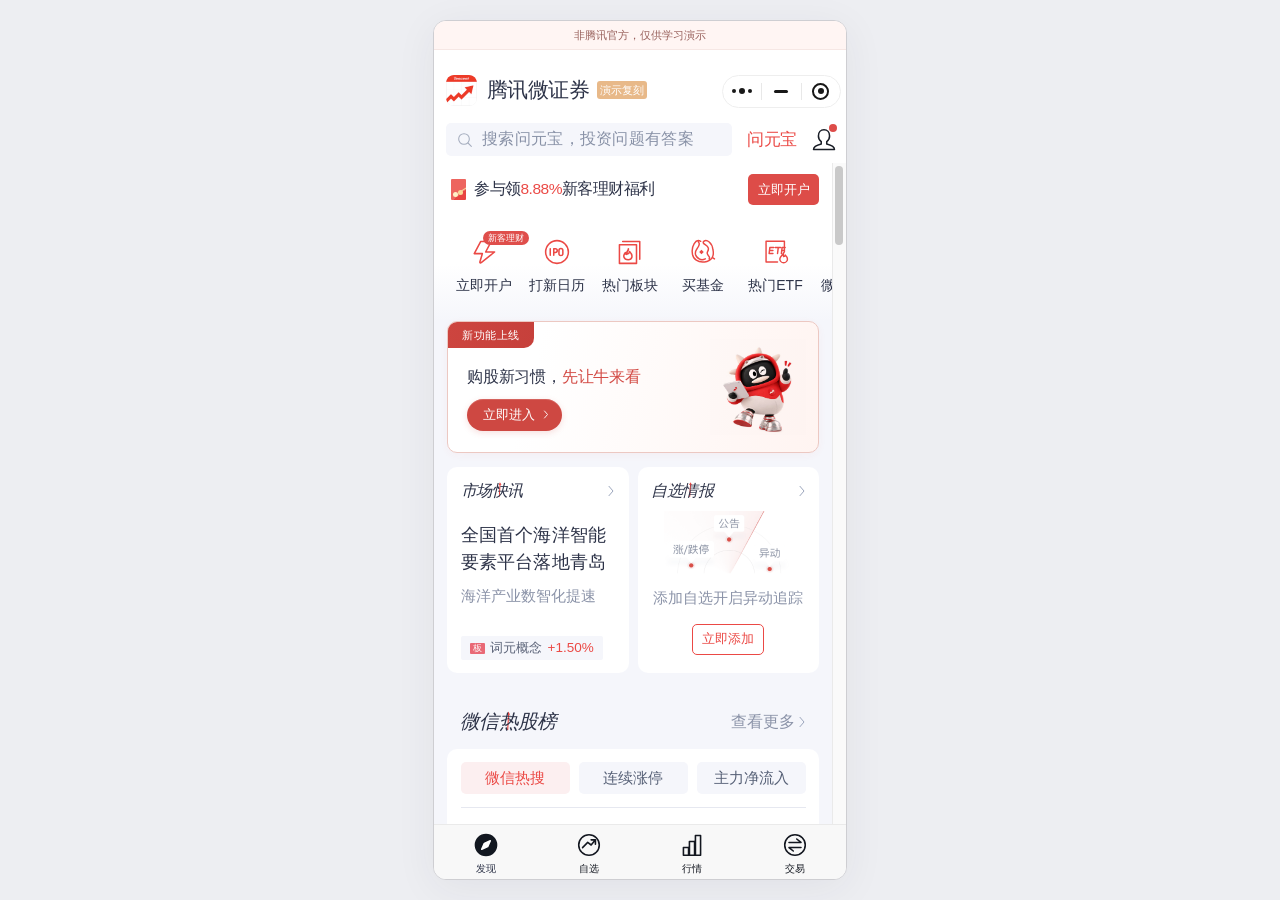
<file: index.html>
<!doctype html>
<html lang="zh-CN">
<head>
  <meta charset="UTF-8">
  <meta name="viewport" content="width=device-width, initial-scale=1, viewport-fit=cover">
  <meta name="theme-color" content="#ffffff">
  <meta name="description" content="根据参考截图制作的腾讯微证券首页前端演示。">
  <title>腾讯微证券 · 首页复刻</title>
  <link rel="icon" type="image/svg+xml" href="data:image/svg+xml,%3Csvg xmlns='http://www.w3.org/2000/svg' viewBox='0 0 32 32'%3E%3Crect width='32' height='32' rx='8' fill='%23ef4844'/%3E%3Cpath d='m5 24 7-8 5 4 9-13m-7 1 8-2-1 8' fill='none' stroke='white' stroke-width='3' stroke-linejoin='round'/%3E%3C/svg%3E">
  <link rel="stylesheet" href="styles.css?v=19">
  <script src="app.js" defer></script>
</head>
<body>
  <svg class="svg-library" xmlns="http://www.w3.org/2000/svg" aria-hidden="true">
    <defs>
      <symbol id="i-search" viewBox="0 0 24 24"><circle cx="10.5" cy="10.5" r="8"/><path d="m16.5 16.5 5 5"/></symbol>
      <symbol id="i-user" viewBox="0 0 28 28"><path d="M14 2c-4 0-6.5 3-6.5 7.2 0 3 1.2 5.1 3.3 6.6v3c-5.7 1.4-9 3.2-9 6.2h24.4c0-3-3.3-4.8-9-6.2v-3c2.1-1.5 3.3-3.6 3.3-6.6C20.5 5 18 2 14 2Z"/></symbol>
      <symbol id="i-chevron" viewBox="0 0 12 20"><path d="m3 3 6 7-6 7"/></symbol>
      <symbol id="i-flash" viewBox="0 0 32 32"><path d="M12 3 4 18h10l-3 10c-.4 1.4.6 2 1.6 1L29 16H18l7-13Z"/></symbol>
      <symbol id="i-ipo" viewBox="0 0 32 32"><circle cx="16" cy="16" r="14"/><path d="M7.7 12v8M12 20v-8h2a2.3 2.3 0 0 1 0 4.6h-2M23.2 14a2.4 2.4 0 0 0-4.8 0v4a2.4 2.4 0 0 0 4.8 0Z"/></symbol>
      <symbol id="i-fire" viewBox="0 0 24 28"><path d="M13.2 1.5c1.2 5.8-3.4 5.6-1.2 10.2 2.2 0 3.9-2.3 4.2-4.1 4.4 6 6.7 14.9-.9 18.2 2.5-4.6-1.8-5.7-3.2-8.3-1.1 2.5-4.8 4.7-2 8.3C.4 23.6 1.4 15.4 5.4 10.3c-.2 3.2 1 3.7 2.4 4.3C5.9 8.7 10.6 7.4 13.2 1.5Z"/></symbol>
      <symbol id="i-sectors" viewBox="0 0 32 32"><path d="M7 3h21v22M3 7h21v23H3Z"/><path d="M14 12c.8 3.4-3.4 3.9-1.2 6.4 1.3-.1 2.4-1.3 2.7-2.9 5 5.3 3 10-1.7 10-5.8 0-6.8-5.2-3.5-8.7.1 2 1.1 2.2 1.4 2.1-1-3.3 2.3-3.9 2.3-6.9Z"/></symbol>
      <symbol id="i-fund" viewBox="0 0 34 34"><path d="M14 3C7-1 2 10 3 18c.5 9 8 13 16 12 9-1 13-7 11-16C29 5 22 0 18 3c-3 4 5 4 6 9 .8 4-3 5-1 8 1 3 4 3 2 6M11 4c3 3 .5 6-2 9-3 4-3 10 3 13 3 2 6 1 8 0M29 24l3 2"/><path d="m15 14 3 3-3 3-3-3Z" fill="currentColor" stroke="none"/></symbol>
      <symbol id="i-etf" viewBox="0 0 32 34"><path d="M27 17V3H3v27h15M8 11h5m-5 0-1 8h5m-4-4h4m3-4h7m-3 0-1 8m6-8h4m-4 0-1 8m1-4h3"/><path d="M26 18c-1 3-5 5-5 8a5 5 0 0 0 10 0c0-2-2-4-3-5 0 2-2 2-2 2s-1-2 0-5Z"/></symbol>
      <symbol id="i-compass" viewBox="0 0 28 28"><circle cx="14" cy="14" r="12.3" fill="var(--compass-fill,none)"/><path d="m19 9-3.1 6.9L9 19l3.1-6.9Z" fill="var(--compass-needle,none)" stroke="var(--compass-needle,currentColor)"/></symbol>
      <symbol id="i-chart" viewBox="0 0 28 28"><circle cx="14" cy="14" r="12"/><path d="m6.5 17 6-6 4 3 5-6m-5 0h5v5"/></symbol>
      <symbol id="i-bars" viewBox="0 0 28 28"><path d="M4 17h6v9H4Zm7-7h6v16h-6Zm7-7h6v23h-6Z"/></symbol>
      <symbol id="i-trade" viewBox="0 0 28 28"><circle cx="14" cy="14" r="12"/><path d="M7 11h14l-5-4M21 17H7l5 4"/></symbol>
      <symbol id="i-heart" viewBox="0 0 30 30"><path d="M27.1 14.5C31 6.1 21.3.9 15 7.2 8.7.9-1 6.1 2.9 14.5c1.6 3.5 7 8.4 12.1 12.4l2-1.7M23 17v9m-4.5-4.5h9"/></symbol>
      <symbol id="i-check" viewBox="0 0 24 24"><path d="m5 12 5 5 10-11"/></symbol>
      <symbol id="i-close" viewBox="0 0 24 24"><path d="m6 6 12 12M18 6 6 18"/></symbol>
    </defs>
  </svg>

  <div class="app-shell">
    <p class="demo-notice">非腾讯官方，仅供学习演示</p>
    <header class="app-header">
      <div class="brand-row">
        <div class="brand" aria-label="腾讯微证券界面复刻演示">
          <span class="brand-logo" role="img" aria-label="腾讯微证券标志"></span>
          <h1>腾讯微证券</h1>
          <span class="official-badge">演示复刻</span>
        </div>
        <div class="mini-program-tools" aria-label="小程序工具">
          <button type="button" data-action="menu" aria-label="更多选项" class="more-dots"><i></i><i></i><i></i></button>
          <span class="capsule-divider"></span>
          <button type="button" data-action="minimize" aria-label="收起页面"><span class="minus"></span></button>
          <span class="capsule-divider"></span>
          <button type="button" data-action="about" aria-label="关于此页面"><span class="mini-close"></span></button>
        </div>
      </div>
      <div class="search-row">
        <button class="search-entry" type="button" data-action="search"><svg class="icon"><use href="#i-search"/></svg><span>搜索问元宝，投资问题有答案</span></button>
        <button class="yuanbao-entry" type="button" data-action="yuanbao">问元宝</button>
        <button class="profile-entry" type="button" data-action="profile" aria-label="个人中心，有新消息"><svg class="icon"><use href="#i-user"/></svg><span class="unread-dot"></span></button>
      </div>
    </header>

    <div class="content-region">
      <main id="main-scroll" class="main-scroll">
        <section id="discover-view" class="view">
          <div class="promotion">
            <span class="benefit-icon" aria-hidden="true"><span></span></span>
            <p>参与领<span class="red">8.88%</span>新客理财福利</p>
            <button type="button" class="primary-button open-account" data-action="account">立即开户</button>
          </div>

          <nav class="shortcuts" aria-label="常用服务">
            <button type="button" class="shortcut" data-action="account"><span class="shortcut-icon"><svg class="icon"><use href="#i-flash"/></svg><span class="shortcut-badge">新客理财</span></span><span>立即开户</span></button>
            <button type="button" class="shortcut" data-action="ipo"><span class="shortcut-icon"><svg class="icon"><use href="#i-ipo"/></svg></span><span>打新日历</span></button>
            <button type="button" class="shortcut" data-action="sectors"><span class="shortcut-icon"><svg class="icon"><use href="#i-sectors"/></svg></span><span>热门板块</span></button>
            <button type="button" class="shortcut" data-action="fund"><span class="shortcut-icon"><svg class="icon"><use href="#i-fund"/></svg></span><span>买基金</span></button>
            <button type="button" class="shortcut" data-action="etf"><span class="shortcut-icon"><svg class="icon"><use href="#i-etf"/></svg></span><span>热门ETF</span></button>
            <button type="button" class="shortcut" data-action="services"><span class="shortcut-icon"><svg class="icon"><use href="#i-chart"/></svg></span><span>微信理财</span></button>
          </nav>

          <div class="discovery-content">
            <a class="niulai-card" href="niulai.html?v=27" aria-label="新功能上线：购股新习惯，先让牛来看。立即进入牛来">
              <span class="niulai-new-tag">新功能上线</span>
              <div class="niulai-card-copy">
                <h2>购股新习惯，<span>先让牛来看</span></h2>
                <span class="niulai-card-cta"><span>立即进入</span><svg class="icon" aria-hidden="true"><use href="#i-chevron"/></svg></span>
              </div>
              <img class="niulai-card-mascot" src="assets/niulai.jpg" alt="牛来" width="1254" height="1254" decoding="async">
            </a>

            <section class="feature-cards" aria-label="市场资讯与自选情报">
              <article class="feature-card news-card">
                <button class="card-heading" type="button" data-action="news"><h2 class="slanted-title">市场<span class="title-accent">快</span>讯</h2><svg class="icon chevron"><use href="#i-chevron"/></svg></button>
                <button class="news-body" type="button" data-action="news"><h3>全国首个海洋智能<br>要素平台落地青岛</h3><p>海洋产业数智化提速</p></button>
                <button class="sector-chip" type="button" data-action="sector-detail"><span class="sector-badge">板</span><strong>词元概念</strong><span class="red">+1.50%</span></button>
              </article>
              <article class="feature-card intelligence-card">
                <button class="card-heading" type="button" data-action="intelligence"><h2 class="slanted-title">自选<span class="title-accent">情</span>报</h2><svg class="icon chevron"><use href="#i-chevron"/></svg></button>
                <div class="radar-image" role="img" aria-label="自选情报：追踪公告、涨跌停与异动"></div>
                <p id="intelligence-caption">添加自选开启异动追踪</p>
                <button class="outline-button" type="button" data-action="add-stock">立即添加</button>
              </article>
            </section>

            <section class="hot-stocks" aria-labelledby="hot-stocks-heading">
              <div class="section-heading"><h2 id="hot-stocks-heading" class="slanted-title">微信<span class="title-accent">热</span>股榜</h2><button class="more-link" type="button" data-action="more-stocks">查看更多<svg class="icon chevron"><use href="#i-chevron"/></svg></button></div>
              <div class="ranking-card">
                <div class="ranking-tabs" role="tablist" aria-label="热股榜分类">
                  <button id="tab-hot" class="ranking-tab active" type="button" role="tab" aria-controls="stock-list" aria-selected="true" data-ranking="hot">微信热搜</button>
                  <button id="tab-streak" class="ranking-tab" type="button" role="tab" aria-controls="stock-list" aria-selected="false" tabindex="-1" data-ranking="streak">连续涨停</button>
                  <button id="tab-inflow" class="ranking-tab" type="button" role="tab" aria-controls="stock-list" aria-selected="false" tabindex="-1" data-ranking="inflow">主力净流入</button>
                </div>
                <div id="stock-list" role="tabpanel" aria-labelledby="tab-hot">
                  <article class="stock-item">
                    <div class="stock-summary">
                      <svg class="sparkline" viewBox="0 0 130 65" aria-label="长电科技走势"><defs><linearGradient id="spark-fill" x1="0" y1="0" x2="0" y2="1"><stop offset="0%" stop-color="#eabdbd" stop-opacity=".65"/><stop offset="100%" stop-color="#eabdbd" stop-opacity=".17"/></linearGradient></defs><path d="M1 59 6 57 13 51 19 57 23 57 29 62 33 61 36 46 39 48 43 41 48 37 53 40 56 41 58 45 63 41 67 42 72 37 78 41 83 37 88 36 94 32 99 22 104 23 110 18 116 19 122 12 129 6V64H1Z" fill="url(#spark-fill)"/><path d="M1 59 6 57 13 51 19 57 23 57 29 62 33 61 36 46 39 48 43 41 48 37 53 40 56 41 58 45 63 41 67 42 72 37 78 41 83 37 88 36 94 32 99 22 104 23 110 18 116 19 122 12 129 6" fill="none" stroke="#f15353" stroke-width="1"/></svg>
                      <button class="stock-name" type="button" data-stock="长电科技"><span class="rank-number">1</span><span>长电科技</span></button>
                      <div class="stock-metrics"><div class="heat-metric"><strong><svg class="icon"><use href="#i-fire"/></svg>2.93万</strong><span>搜索热度</span></div><div class="change-metric"><strong class="red">+8.71%</strong><span>今日涨跌</span></div></div>
                      <button class="favorite-button" type="button" data-favorite="长电科技" aria-label="添加长电科技到自选" aria-pressed="false"><svg class="icon"><use href="#i-heart"/></svg></button>
                    </div>
                    <button class="stock-news" type="button" data-stock="长电科技"><span>▤</span><strong>公司大事</strong><span>拟定增45亿扩产先进封装</span><svg class="icon chevron"><use href="#i-chevron"/></svg></button>
                  </article>
                </div>
                <p class="data-note">页面演示数据</p>
              </div>
            </section>
          </div>
        </section>
        <section id="watchlist-view" class="view secondary-view" hidden></section>
        <section id="markets-view" class="view secondary-view" hidden></section>
        <section id="trade-view" class="view secondary-view" hidden></section>
      </main>
      <div class="scroll-rail" aria-hidden="true"><div class="scroll-thumb"></div></div>
    </div>

    <nav class="bottom-nav" aria-label="主导航">
      <button class="nav-item active" type="button" data-view="discover" aria-current="page"><svg class="icon"><use href="#i-compass"/></svg><span>发现</span></button>
      <button class="nav-item" type="button" data-view="watchlist"><svg class="icon"><use href="#i-chart"/></svg><span>自选</span></button>
      <button class="nav-item" type="button" data-view="markets"><svg class="icon"><use href="#i-bars"/></svg><span>行情</span></button>
      <button class="nav-item" type="button" data-view="trade"><svg class="icon"><use href="#i-trade"/></svg><span>交易</span></button>
    </nav>

    <dialog id="detail-dialog" class="detail-dialog" aria-labelledby="dialog-title">
      <div class="dialog-top"><h2 id="dialog-title"></h2><button type="button" class="icon-button" data-action="close-dialog" aria-label="关闭弹窗"><svg class="icon"><use href="#i-close"/></svg></button></div>
      <div id="dialog-content"></div>
    </dialog>
    <div id="toast" class="toast" role="status" aria-live="polite"></div>
  </div>
</body>
</html>
</file>
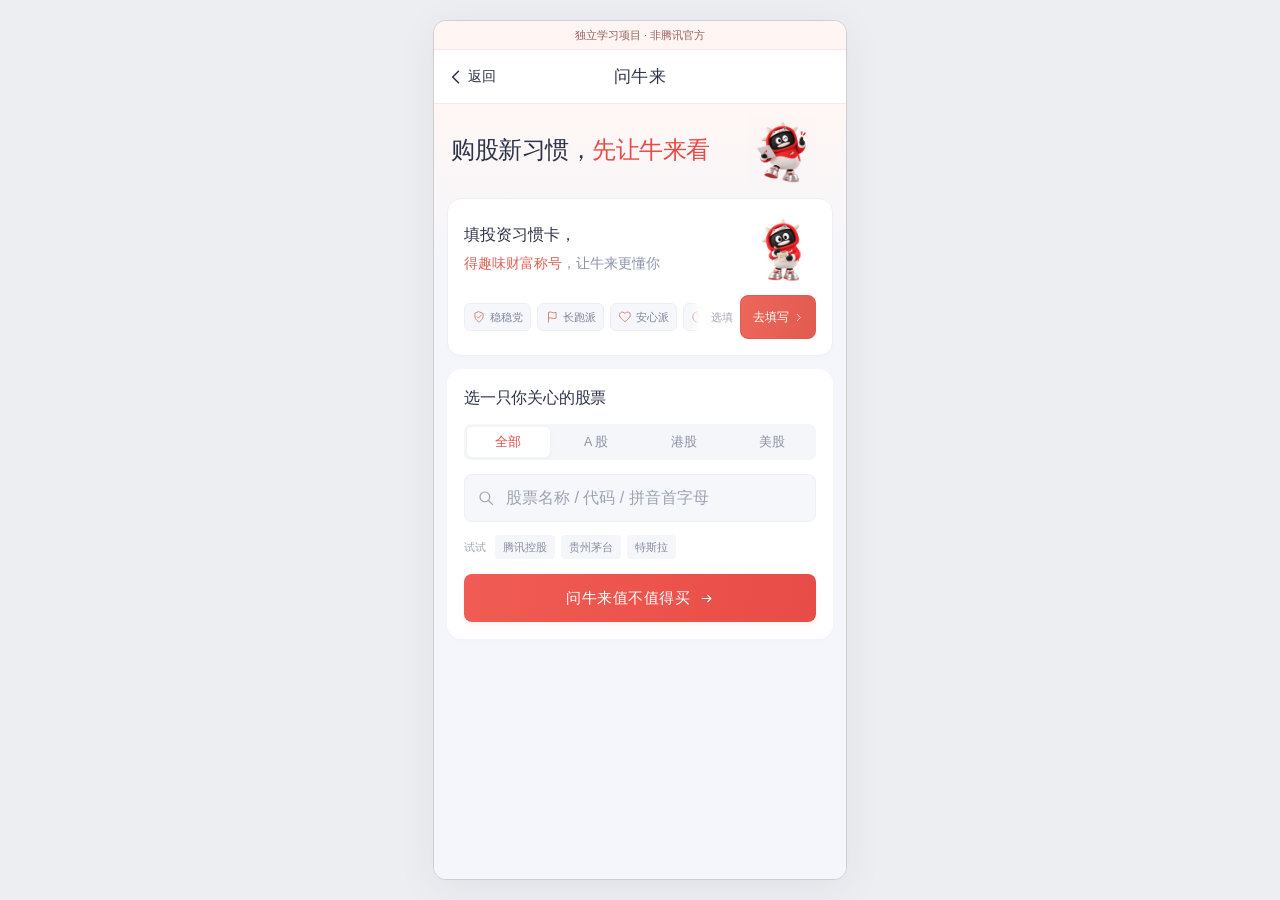
<file: niulai.html>
<!doctype html>
<html lang="zh-CN">
<head>
  <meta charset="UTF-8">
  <meta name="viewport" content="width=device-width, initial-scale=1, viewport-fit=cover">
  <meta name="theme-color" content="#ffffff">
  <meta name="description" content="问牛来：搜索 A 股、港股和美股，用腾讯公开资料、新闻与量价图表了解股票。支持缓存和数据时间核对。">
  <title>问牛来 · 股票值得买吗</title>
  <link rel="icon" type="image/svg+xml" href="data:image/svg+xml,%3Csvg xmlns='http://www.w3.org/2000/svg' viewBox='0 0 32 32'%3E%3Crect width='32' height='32' rx='8' fill='%23ef4844'/%3E%3Cpath d='m5 24 7-8 5 4 9-13m-7 1 8-2-1 8' fill='none' stroke='white' stroke-width='3' stroke-linejoin='round'/%3E%3C/svg%3E">
  <link rel="stylesheet" href="styles.css?v=19">
  <link rel="stylesheet" href="niulai.css?v=27">
  <link rel="stylesheet" href="niulai-profile.css?v=25">
  <script src="stock-catalog.js" defer></script>
  <script src="stock-directory-cn.js?v=3" defer></script>
  <script src="stock-directory-cn-2.js?v=3" defer></script>
  <script src="stock-directory-cn-3.js?v=3" defer></script>
  <script src="stock-directory-hk.js?v=3" defer></script>
  <script src="stock-directory-hk-2.js?v=3" defer></script>
  <script src="stock-directory-us.js?v=3" defer></script>
  <script src="stock-directory-us-2.js?v=3" defer></script>
  <script src="stock-directory-us-3.js?v=3" defer></script>
  <script src="niulai-cache.js?v=5" defer></script>
  <script src="stock-market-map.js?v=5" defer></script>
  <script src="niulai-quotes.js?v=5" defer></script>
  <script src="niulai-data.js?v=5" defer></script>
  <script src="niulai-verdict.js?v=18" defer></script>
  <script src="niulai-charts.js?v=27" defer></script>
  <script src="niulai.js?v=26" defer></script>
  <script src="niulai-profile.js?v=25" defer></script>
</head>
<body>
  <div class="app-shell niulai-shell">
    <p class="demo-notice">独立学习项目 · 非腾讯官方</p>
    <header class="niulai-page-header">
      <a class="niulai-back" href="index.html" aria-label="返回腾讯微证券首页">
        <svg class="icon" viewBox="0 0 24 24" aria-hidden="true"><path d="m15 5-7 7 7 7"/></svg>
        <span>返回</span>
      </a>
      <span class="niulai-page-title">问牛来</span>
    </header>
    <main class="niulai-page-content" id="niulai-main">
      <section class="nl-hero" aria-labelledby="niulai-heading">
        <div class="nl-hero-copy">
          <h1 id="niulai-heading">购股新习惯，<strong>先让牛来看</strong></h1>
        </div>
        <img class="nl-hero-mascot" src="assets/niulai.jpg" alt="牛来拿着平板，向你竖起大拇指" width="1254" height="1254" decoding="async">
      </section>

      <section class="nl-card nl-profile-card" id="profile-card" aria-labelledby="profile-heading" tabindex="-1">
        <div class="nl-profile-row">
          <div class="nl-profile-copy">
            <h2 id="profile-heading"><span id="profile-heading-invitation"><span class="nl-profile-invite-lead">填投资习惯卡，</span><span class="nl-profile-invite-promise"><strong>得趣味财富称号</strong>，让牛来更懂你</span></span><span id="profile-heading-saved" hidden>我的投资习惯卡</span></h2>
          </div>
          <img class="nl-profile-invite-mascot" id="profile-invite-mascot" src="assets/niulai-notes.png" alt="牛来拿着笔，邀请你填写投资习惯" width="1254" height="1254" decoding="async">
          <div class="nl-profile-entry-bar">
            <div class="nl-profile-title-previews" id="profile-title-previews" role="group" aria-label="趣味称号预览">
              <div class="nl-profile-title-scroll" id="profile-title-scroll" role="group" aria-label="所有趣味称号，可左右滑动" tabindex="0">
                <div class="nl-profile-title-track"><div class="nl-profile-title-set">
              <span class="nl-profile-preview-badge"><svg class="icon" viewBox="0 0 24 24" aria-hidden="true"><path d="m12 3 7 3v6c0 4-7 9-7 9s-7-5-7-9V6Z"/><path d="m8.5 11.5 2.5 2.5 4.5-5"/></svg>稳稳党</span>
              <span class="nl-profile-preview-badge"><svg class="icon" viewBox="0 0 24 24" aria-hidden="true"><path d="M6 21V4m0 0c5-3 7 3 13 0v10c-6 3-8-3-13 0"/></svg>长跑派</span>
              <span class="nl-profile-preview-badge"><svg class="icon" viewBox="0 0 24 24" aria-hidden="true"><path d="M20 5c-3-3-6-1-8 1-2-2-5-4-8-1-4 4 1 10 8 15 7-5 12-11 8-15Z"/></svg>安心派</span>
              <span class="nl-profile-preview-badge"><svg class="icon" viewBox="0 0 24 24" aria-hidden="true"><circle cx="12" cy="12" r="9"/><path d="M12 6v6l4 2"/></svg>耐心派</span>
              <span class="nl-profile-preview-badge"><svg class="icon" viewBox="0 0 24 24" aria-hidden="true"><path d="M3 16c3 0 4-8 7-8s4 8 7 8c2 0 3-3 4-5M17 10l4 1 1 4"/></svg>灵活派</span>
              <span class="nl-profile-preview-badge"><svg class="icon" viewBox="0 0 24 24" aria-hidden="true"><circle cx="12" cy="12" r="9"/><path d="m16 8-2 6-6 2 2-6Z"/></svg>探索派</span>
              <span class="nl-profile-preview-badge"><svg class="icon" viewBox="0 0 24 24" aria-hidden="true"><path d="M5 20V10m7 10V4m7 16v-8M3 20h18"/></svg>稳中有数派</span>
              <span class="nl-profile-preview-badge"><svg class="icon" viewBox="0 0 24 24" aria-hidden="true"><path d="M3 12h4l3-7 4 14 3-7h4"/></svg>节奏派</span>
                </div></div>
              </div>
            </div>
            <div class="nl-profile-entry-actions">
              <button class="nl-profile-entry" id="profile-open" type="button" aria-haspopup="dialog"><span id="profile-open-label">去填写</span><svg class="icon" viewBox="0 0 24 24" aria-hidden="true"><path d="m9 5 7 7-7 7"/></svg></button>
              <span id="profile-optional">选填</span>
            </div>
          </div>
        </div>
        <div class="nl-profile-persona" id="profile-persona" hidden>
          <div class="nl-profile-name-row"><h3 id="profile-nickname"></h3><span class="nl-profile-fun-label">趣味称号</span></div>
          <img src="assets/niulai-notes.png" alt="" width="1254" height="1254" decoding="async" loading="lazy">
        </div>
        <dl class="nl-profile-saved" id="profile-saved" hidden></dl>
        <p class="nl-profile-storage-note" id="profile-storage-note" role="status" hidden></p>
      </section>

      <section class="nl-card nl-search-card" aria-labelledby="search-heading">
        <div class="nl-card-heading">
          <h2 id="search-heading">选一只你关心的股票</h2>
        </div>
        <form id="stock-form" novalidate>
          <div class="nl-market-filters" role="group" aria-label="筛选股票市场">
            <button class="is-active" type="button" data-market="all" aria-pressed="true">全部</button>
            <button type="button" data-market="CN" aria-pressed="false">A 股</button>
            <button type="button" data-market="HK" aria-pressed="false">港股</button>
            <button type="button" data-market="US" aria-pressed="false">美股</button>
          </div>
          <div class="nl-search-wrap" id="search-wrap">
            <label class="nl-sr-only" for="stock-query">输入股票名称、代码或拼音首字母</label>
            <div class="nl-search-field" id="search-field">
              <svg class="icon" viewBox="0 0 24 24" aria-hidden="true"><circle cx="10.5" cy="10.5" r="6.5"/><path d="m16 16 4.5 4.5"/></svg>
              <input id="stock-query" type="text" role="combobox" aria-autocomplete="list" aria-haspopup="listbox" aria-expanded="false" aria-controls="stock-options" aria-describedby="search-help search-error" placeholder="股票名称 / 代码 / 拼音首字母" autocomplete="off" autocapitalize="off" spellcheck="false" enterkeyhint="search" maxlength="60">
              <button class="nl-clear" id="clear-query" type="button" aria-label="清空股票搜索" hidden><svg class="icon" viewBox="0 0 24 24" aria-hidden="true"><path d="m7 7 10 10M17 7 7 17"/></svg></button>
            </div>
            <div class="nl-suggestions" id="suggestions" hidden>
              <div class="nl-suggestion-heading"><span id="suggestion-caption">猜你想找</span><span id="match-count"></span></div>
              <div id="stock-options" role="listbox" aria-label="匹配的股票"></div>
              <p class="nl-no-matches" id="no-matches" hidden></p>
            </div>
          </div>
          <p class="nl-sr-only" id="search-help">支持名称、代码和拼音首字母</p>
          <p class="nl-search-error" id="search-error" role="alert" hidden></p>
          <div class="nl-selected-stock" id="selected-stock" hidden></div>
          <div class="nl-quick-picks"><span>试试</span><div id="quick-picks"></div></div>
          <button class="nl-ask-button" id="ask-niulai" type="submit">
            <span id="ask-label">问牛来值不值得买</span>
            <svg class="icon nl-button-arrow" viewBox="0 0 24 24" aria-hidden="true"><path d="M5 12h14m-5-5 5 5-5 5"/></svg>
          </button>
          <div class="nl-directory-feedback" id="directory-feedback" hidden><p id="catalog-note" role="status"></p><button type="button" id="reload-directory">重新加载目录</button></div>
        </form>
      </section>

      <section class="nl-card nl-advice-card" id="advice-card" aria-labelledby="advice-heading" aria-busy="false" hidden>
        <div class="nl-card-heading">
          <div class="nl-advice-title"><span class="nl-avatar"><img src="assets/niulai.jpg" alt="" width="1254" height="1254"></span><h2 id="advice-heading">牛来建议</h2></div>
          <span class="nl-demo-tag nl-real-tag">AI 建议（当前为规则生成）</span>
        </div>
        <div id="advice-content"></div>
        <p class="nl-advice-disclaimer">数据可能延迟，不构成买卖建议。</p>
      </section>
      <p id="niulai-status" class="nl-sr-only" role="status" aria-live="polite" aria-atomic="true"></p>
      <noscript><p class="nl-noscript">请启用浏览器 JavaScript，以使用股票搜索和资料图表。</p></noscript>
    </main>
  </div>

  <dialog class="nl-profile-dialog" id="profile-dialog" aria-labelledby="profile-dialog-title">
    <div class="nl-profile-dialog-top">
      <div class="nl-profile-guide">
        <img class="nl-profile-quiz-mascot" id="profile-quiz-mascot" src="assets/niulai-notes.png" alt="牛来拿着笔，陪你记录投资习惯" width="1254" height="1254" decoding="async" loading="lazy">
        <div class="nl-profile-guide-copy"><span id="profile-step-label">投资习惯卡</span><p class="nl-profile-speech" id="profile-companion-line">先聊聊你的节奏</p></div>
      </div>
      <button class="nl-profile-close" id="profile-close" type="button" aria-label="关闭投资习惯卡"><svg class="icon" viewBox="0 0 24 24" aria-hidden="true"><path d="m6 6 12 12M18 6 6 18"/></svg></button>
    </div>
    <div class="nl-profile-dialog-body" id="profile-dialog-body">
      <div class="nl-profile-progress" id="profile-progress" aria-hidden="true"><span></span><span></span><span></span></div>
      <div class="nl-profile-dialog-copy">
        <div><p class="nl-profile-result-label" id="profile-result-label" hidden>你的趣味称号</p><h2 id="profile-dialog-title" tabindex="-1">买入后，通常打算拿多久？</h2><p class="nl-profile-subtitle" id="profile-subtitle"></p></div>
        <img id="profile-result-mascot" src="assets/niulai-notes.png" alt="" width="1254" height="1254" decoding="async" loading="lazy" hidden>
      </div>
      <div class="nl-profile-options" id="profile-options" role="group" aria-labelledby="profile-dialog-title"></div>
      <dl class="nl-profile-result" id="profile-result" hidden></dl>
      <p class="nl-profile-dialog-notice" id="profile-dialog-notice" role="status" hidden></p>
    </div>
    <div class="nl-profile-dialog-footer">
      <div class="nl-profile-actions"><button class="nl-profile-back" id="profile-back" type="button">上一步</button><span class="nl-profile-auto-hint" id="profile-auto-hint">点选即可继续</span><button class="nl-profile-confirm" id="profile-confirm" type="button" hidden>保存，去选股票</button></div>
      <div class="nl-profile-privacy"><span>仅保存在当前浏览器</span><button id="profile-clear" type="button" hidden>清除记录</button></div>
    </div>
  </dialog>
</body>
</html>
</file>
<file: styles.css>
:root{color-scheme:light;--red:#eb4945;--ink:#2d3348;--muted:#8b93a8;--paper:#f5f6fb;--line:#ececf1;font-family:"PingFang SC","Microsoft YaHei","Noto Sans CJK SC",sans-serif;font-synthesis:none;font-size:min(16px,3.8647343vw);color:var(--ink);background:#edeef2}
*{box-sizing:border-box}body{margin:0}button,input{font:inherit}button{color:inherit;cursor:pointer;padding:0;border:0;background:none;-webkit-tap-highlight-color:transparent}button:focus-visible,input:focus-visible{outline:2px solid var(--red);outline-offset:3px}button:active{opacity:.76}button:disabled{cursor:default}h1,h2,h3,p{margin:0}svg{display:block}button .icon{pointer-events:none}.icon{width:1.5rem;height:1.5rem;fill:none;stroke:currentColor;stroke-width:1.8;stroke-linecap:round;stroke-linejoin:round;flex-shrink:0}.svg-library{width:0;height:0;position:absolute;overflow:hidden}.red{color:var(--red)}[hidden]{display:none!important}
.app-shell{width:25.875rem;max-width:100%;height:100dvh;margin:0 auto;background:#fff;display:flex;flex-direction:column;position:relative;overflow:hidden;border:1px solid #ceced2;border-radius:.8125rem}
.demo-notice{flex:none;padding:.375rem .75rem;background:#fff5f3;color:#98605b;font-size:.6875rem;line-height:1rem;text-align:center;border-bottom:1px solid #f6e7e4}
.app-header{flex:none;height:7.0625rem;background:white}.brand-row{height:4.5625rem;display:flex;align-items:flex-start;padding:1.5rem .3125rem 0 .75rem;position:relative}.brand{display:flex;align-items:center;white-space:nowrap;height:2rem;gap:.59375rem}.brand-logo{width:1.9375rem;height:1.9375rem;flex-shrink:0;background-image:url("assets/reference-ui.png");background-size:25.875rem 48.75rem;background-position:-.8125rem -1.5625rem;border-radius:.5rem}.brand h1{font-size:1.3125rem;letter-spacing:-.025rem;font-weight:700;line-height:1.4}.official-badge{color:#fff;background:#e8b989;border-radius:.1875rem;padding:.03125rem .1875rem;line-height:1.05rem;font-size:.6875rem;font-weight:500;margin-left:-.125rem}
.mini-program-tools{display:flex;align-items:center;width:7.4375rem;height:2.03125rem;position:absolute;top:1.5625rem;right:.3125rem;border:1px solid #eee;border-radius:2rem;color:#181818;background:#fff}.mini-program-tools button{flex:1;min-width:0;height:100%;display:flex;align-items:center;justify-content:center}.more-dots{gap:.1875rem}.more-dots i{background:currentColor;border-radius:50%;width:.25rem;height:.25rem}.more-dots i:nth-child(2){width:.375rem;height:.375rem}.capsule-divider{width:1px;height:1.0625rem;background:#e8e8e8}.minus{width:.875rem;height:.1875rem;background:currentColor;border-radius:3px}.mini-close{height:1.0625rem;width:1.0625rem;border:.125rem solid currentColor;border-radius:50%;position:relative}.mini-close:after{content:"";position:absolute;inset:.21875rem;background:currentColor;border-radius:50%}
.search-row{height:2.0625rem;margin:0 .625rem 0 .75rem;display:flex;align-items:center;gap:.9375rem}.search-entry{height:2.0625rem;background:var(--paper);border-radius:.3125rem;display:flex;align-items:center;gap:.5625rem;padding:0 .6875rem;flex:1;min-width:0;text-align:left;color:#8992a7}.search-entry .icon{color:#a6aebf;width:1rem;height:1rem;stroke-width:1.6}.search-entry span{font-size:.96875rem;letter-spacing:.01875rem;white-space:nowrap;overflow:hidden;text-overflow:ellipsis;font-weight:500}.yuanbao-entry{font-size:1.03125rem;letter-spacing:-.025rem;color:var(--red);white-space:nowrap;font-weight:600}.profile-entry{width:1.5rem;height:1.625rem;position:relative;color:#191d26}.profile-entry .icon{width:1.5rem;height:1.5rem;stroke-width:1.8}.unread-dot{position:absolute;width:.5rem;height:.5rem;border-radius:50%;right:-.03125rem;top:-.15625rem;background:#dd4c49}
.content-region{position:relative;flex:1;min-height:0;background:var(--paper)}.main-scroll{width:calc(100% - .875rem);height:100%;overflow-y:auto;overflow-x:hidden;scrollbar-width:none;overscroll-behavior-y:contain}.main-scroll::-webkit-scrollbar{display:none}.scroll-rail{position:absolute;right:0;top:0;bottom:0;width:.875rem;background:#fafafa;border-left:1px solid #eaeaea}.scroll-thumb{position:absolute;right:.1875rem;top:.1875rem;width:.5rem;height:4.90625rem;border-radius:1rem;background:#c9c9c9}
.promotion{height:3.34375rem;margin:0 .8125rem;display:flex;align-items:center;gap:.5rem;border-bottom:1px solid var(--line);position:relative;background:#fff}.promotion:before{content:"";position:absolute;left:-.8125rem;right:-.8125rem;top:0;bottom:-1px;background:#fff;z-index:0}.promotion>*{z-index:1}.promotion p{font-size:.96875rem;letter-spacing:-.03125rem;white-space:nowrap;font-weight:500}.benefit-icon{margin-left:.25rem;width:.9375rem;height:1.3125rem;border-radius:.0625rem;background:linear-gradient(140deg,#ed655f 0 68%,#e84441 68%);position:relative;flex-shrink:0;overflow:hidden}.benefit-icon:before{content:"";position:absolute;left:.125rem;top:.84375rem;width:.3125rem;height:.3125rem;border-radius:50%;background:#fff1c7}.benefit-icon:after{content:"";position:absolute;left:.4rem;top:.71875rem;width:.625rem;height:.03125rem;background:#f8d79d;transform:rotate(-32deg)}.benefit-icon span{position:absolute;left:.40625rem;top:.71875rem;width:.3125rem;height:.3125rem;border-radius:50%;background:#f9d997}.primary-button{color:white;background:#dd4c48;border-radius:.3125rem;padding:.4375rem .625rem;font-weight:600;font-size:.875rem;line-height:1.5}.open-account{margin-left:auto;white-space:nowrap;width:4.4375rem;height:1.9375rem;padding:0;font-size:.8125rem}
.shortcuts{height:6.5rem;display:flex;gap:0;overflow-x:auto;scrollbar-width:none;padding:.875rem .8125rem 1.1875rem;background:linear-gradient(#fff 45%,var(--paper))}.shortcuts::-webkit-scrollbar{display:none}.shortcut{flex:0 0 4.5625rem;display:flex;flex-direction:column;align-items:center;justify-content:flex-start;gap:.75rem;font-size:.875rem;white-space:nowrap;padding-top:.5rem}.shortcut-icon{color:var(--red);position:relative;width:1.625rem;height:1.625rem}.shortcut-icon>.icon{height:1.625rem;width:1.625rem;stroke-width:1.9}.shortcut-badge{position:absolute;left:.75rem;top:-.5rem;white-space:nowrap;font-size:.53125rem;line-height:.875rem;height:.875rem;background:#df4e4b;color:#fff;border-radius:1rem;padding:0 .3125rem;font-weight:600}
.discovery-content{padding:0 .8125rem 1.5rem}.feature-cards{display:grid;grid-template-columns:1fr 1fr;gap:.5625rem}.feature-card{height:12.90625rem;min-width:0;background:#fff;border-radius:.625rem;padding:.75rem .84375rem .8125rem;overflow:hidden}.card-heading{display:flex;align-items:center;justify-content:space-between;width:100%;height:1.5rem}.slanted-title{font-size:1rem;font-weight:700;font-style:italic;letter-spacing:-.025rem;line-height:1.5;white-space:nowrap}.title-accent{position:relative;isolation:isolate}.title-accent:after{content:"";position:absolute;left:44%;top:5%;width:.1875rem;height:85%;background:var(--red);clip-path:polygon(45% 0,100% 17%,69% 17%,38% 100%,0 100%,32% 18%,0 18%);z-index:-1}.chevron{width:.5rem;height:1rem;color:#9ca6bd;stroke-width:1.5}.news-body{text-align:left;display:block;margin-top:1.21875rem}.news-body h3{font-size:1.125rem;font-weight:500;line-height:1.6875rem;letter-spacing:.0125rem;white-space:nowrap}.news-body p{font-size:.90625rem;color:var(--muted);line-height:1.375rem;margin-top:.5625rem;font-weight:500;white-space:nowrap}.sector-chip{height:1.5rem;display:flex;align-items:center;gap:.3125rem;margin-top:1.8125rem;background:var(--paper);padding:0 .5625rem;border-radius:.125rem;white-space:nowrap;font-size:.84375rem;line-height:1.5rem}.sector-chip strong{font-size:.8125rem;color:#596176;font-weight:600}.sector-badge{font-size:.5625rem;line-height:.6875rem;height:.6875rem;padding:0 .1875rem;background:#e96976;color:white;border-radius:1px}.sector-chip>.red{margin-left:.0625rem}.intelligence-card{text-align:center;padding-left:.84375rem;padding-right:.84375rem}.radar-image{height:4rem;width:8rem;margin:.5rem auto 0;background-image:url("assets/reference-ui.png");background-size:25.875rem 48.75rem;background-position:-14.3125rem -19.6875rem}.intelligence-card>p{font-size:.90625rem;color:var(--muted);font-weight:500;line-height:1.375rem;margin-top:.75rem;white-space:nowrap}.outline-button{border:1px solid var(--red);border-radius:.3125rem;color:var(--red);padding:.34375rem .5625rem;font-size:.8125rem;line-height:1.125rem;font-weight:600}.intelligence-card>.outline-button{margin-top:.9375rem;height:1.9375rem}
.hot-stocks{margin-top:2.15625rem}.section-heading{display:flex;justify-content:space-between;align-items:center;padding:0 .8125rem;height:1.8125rem}.section-heading>.slanted-title{font-size:1.21875rem;letter-spacing:-.04375rem}.more-link{display:flex;align-items:center;color:var(--muted);font-size:.96875rem;gap:.1875rem}.ranking-card{background:#fff;border-radius:.625rem;margin-top:.75rem;padding:.84375rem .84375rem .625rem;overflow:hidden}.ranking-tabs{display:grid;grid-template-columns:1fr 1fr 1fr;gap:.5625rem;padding-bottom:.8125rem;border-bottom:1px solid #e6e8f0}.ranking-tab{background:var(--paper);border-radius:.3125rem;font-size:.90625rem;line-height:2rem;white-space:nowrap;color:#566076;min-height:2rem}.ranking-tab.active{color:var(--red);background:#fceff0;font-weight:600}.stock-item{padding-top:.90625rem}.stock-summary{position:relative;min-height:5.3125rem;padding-left:5.1875rem}.stock-name{display:flex;align-items:center;gap:.5625rem;font-size:1.15625rem;line-height:1.6875rem;white-space:nowrap;font-weight:500}.rank-number{color:#ff8256;font-weight:500;font-size:1.03125rem}.stock-metrics{display:grid;grid-template-columns:1fr 1fr;margin-left:1.09375rem;margin-top:.46875rem;gap:.875rem}.stock-metrics>div{display:flex;flex-direction:column;gap:.25rem;white-space:nowrap}.stock-metrics strong{font-size:1rem;font-weight:500;line-height:1.375rem}.stock-metrics>div>span{font-size:.84375rem;color:var(--muted);line-height:1.375rem}.heat-metric strong{display:flex;align-items:center;font-weight:600;font-size:1.15625rem;gap:.125rem}.heat-metric .icon{height:.96875rem;width:.8125rem;color:var(--red);stroke-width:1.5}.sparkline{position:absolute;left:0;top:1.53125rem;width:4.0625rem;height:2.125rem}.favorite-button{position:absolute;right:0;bottom:.25rem;width:1.375rem;height:1.5rem;color:#151a27}.favorite-button .icon{width:1.375rem;height:1.375rem;stroke-width:1.8}.favorite-button.saved{color:var(--red)}.favorite-button.saved .icon{fill:#fde8e7}.stock-news{display:flex;align-items:center;gap:.25rem;background:var(--paper);width:100%;margin-top:.6875rem;border-radius:.3125rem;padding:.375rem .625rem;text-align:left;font-size:.71875rem;white-space:nowrap;overflow:hidden;min-height:1.6875rem}.stock-news>span:nth-of-type(2){color:var(--muted);overflow:hidden;text-overflow:ellipsis}.stock-news strong{font-weight:500}.stock-news .chevron{margin-left:auto}.stock-item+.stock-item{margin-top:.6875rem;border-top:1px solid var(--line)}.data-note{font-size:.6875rem;color:#a0a6b4;text-align:center;padding:1.25rem 0 .125rem}
.bottom-nav{height:3.46875rem;flex:none;border-top:1px solid #eaeaea;background:#f8f8f8;display:grid;grid-template-columns:repeat(4,1fr);padding-top:.53125rem;color:#131720;z-index:3;padding-bottom:env(safe-area-inset-bottom,0px)}.nav-item{display:flex;flex-direction:column;align-items:center;gap:.21875rem;font-size:.625rem;line-height:.9375rem}.nav-item .icon{width:1.5rem;height:1.5rem;stroke-width:1.85}.nav-item.active{color:var(--ink)}.nav-item.active[data-view="discover"] .icon{fill:#121720;stroke:#121720}.nav-item.active[data-view="discover"] .icon use{fill:inherit}.nav-item.active[data-view="discover"]{--compass-active:1}.nav-item.active:not([data-view="discover"]){color:var(--red)}
.detail-dialog{color:var(--ink);width:min(23rem,calc(100vw - 2rem));border:0;border-radius:1rem;padding:1.25rem;max-height:80dvh;background:white;box-shadow:0 1rem 4rem #19202d29}.detail-dialog::backdrop{background:#151b2d66;backdrop-filter:blur(2px)}.dialog-top{display:flex;align-items:center;justify-content:space-between;margin-bottom:1.25rem}.dialog-top h2{font-size:1.125rem;font-weight:600}.icon-button{padding:.125rem;border-radius:50%;color:var(--muted)}.icon-button .icon{width:1.25rem;height:1.25rem}.dialog-copy{font-size:.875rem;line-height:1.8;color:#777f92}.dialog-copy+p{margin-top:.75rem}.dialog-note{font-size:.75rem;line-height:1.7;color:var(--muted);margin-top:1rem}.dialog-button{display:block;width:100%;margin-top:1.25rem;padding:.625rem}.toast{position:absolute;left:50%;bottom:4.75rem;transform:translate(-50%,.5rem);max-width:calc(100% - 2rem);width:max-content;padding:.625rem 1rem;font-size:.8125rem;color:#fff;background:#252b3ee8;border-radius:.5rem;pointer-events:none;opacity:0;transition:opacity .18s,transform .18s;z-index:20}.toast.visible{opacity:1;transform:translate(-50%,0)}
.nav-item.active[data-view="discover"]{--compass-fill:#121720;--compass-needle:#fff}
.slanted-title{font-synthesis:style}.stock-metrics{grid-template-columns:6.25rem 1fr}
.secondary-view{padding:1rem .8125rem 2rem;min-height:100%}.secondary-heading{display:flex;align-items:center;justify-content:space-between;gap:1rem;margin-bottom:1rem}.secondary-heading h2{font-size:1.25rem}.secondary-card{background:white;border-radius:.625rem;padding:.5rem .875rem;margin-bottom:1.5rem}.simple-stock{display:flex;align-items:center;gap:1.125rem;min-height:4rem;border-bottom:1px solid var(--line);font-size:.9375rem}.simple-stock:last-child{border-bottom:0}.simple-stock-title{display:flex;flex-direction:column;gap:.25rem;text-align:left;flex:1}.simple-stock-title strong{font-size:.9375rem;font-weight:500}.simple-stock-title small{font-size:.75rem;color:var(--muted)}.inline-favorite{position:static;flex:none}.empty-state{border-radius:.75rem;background:white;text-align:center;padding:3rem 1rem}.empty-state>.icon{width:3rem;height:3rem;margin:0 auto 1.5rem;color:var(--red);stroke-width:1.25}.empty-state h3{font-size:1.125rem;font-weight:500}.empty-state p{font-size:.875rem;color:var(--muted);margin-top:.75rem;line-height:1.7}.empty-state>.primary-button{margin-top:1.5rem;padding:.5625rem 1.25rem}.market-summary h3{padding:.75rem 0 .25rem;font-size:1rem}.sector-row{display:flex;align-items:center;gap:.5rem;min-height:3.125rem;width:100%;font-size:.9375rem;border-bottom:1px solid var(--line)}.sector-row:last-of-type{border-bottom:0}.sector-row>:nth-child(2){margin-left:auto}.sector-row strong{font-weight:500}.demo-tag{font-size:.6875rem;font-weight:400;color:var(--muted);background:var(--paper);border-radius:.25rem;padding:.1875rem .4375rem}.dialog-search{display:flex;align-items:center;gap:.5rem;background:var(--paper);border-radius:.4375rem;padding:.625rem .75rem}.dialog-search .icon{width:1.0625rem;height:1.0625rem;color:var(--muted)}.dialog-search input{min-width:0;width:100%;background:none;border:0;outline:0;color:var(--ink);font-size:.9375rem}.dialog-search:focus-within{outline:1px solid var(--red)}.dialog-search input:focus-visible{outline:0}.small-heading{display:block;font-size:.8125rem;color:var(--muted);margin:1.25rem 0 .375rem}.search-empty{padding:1.5rem 0;font-size:.875rem;line-height:1.8;color:var(--muted)}.stock-detail-code{display:flex;justify-content:space-between;color:var(--muted);font-size:.8125rem}.detail-quote{display:flex;gap:1rem;align-items:baseline;color:var(--red);margin-top:.75rem}.detail-quote>strong{font-size:2rem;font-weight:500}.detail-quote>span{font-size:1rem}.detail-chart{height:7.5rem;position:relative;margin:.5rem 0 1rem}.detail-chart .sparkline{position:static;width:100%;height:100%}.text-favorite.saved{color:var(--red);background:#fceeee}.account-benefit{text-align:center;padding:1.125rem;background:linear-gradient(140deg,#fff5ee,#fff0f0);border-radius:.625rem;color:var(--red)}.account-benefit>span{font-size:.9375rem}.account-benefit>strong{display:block;font-size:3.25rem;font-weight:600;line-height:1.3}.account-benefit small{font-size:1.75rem}.account-benefit>p{font-size:.75rem;color:#ad7b79}.account-steps{list-style:none;padding:0;margin:1.25rem 0;display:flex;flex-direction:column;gap:.75rem;font-size:.875rem}.account-steps li{display:flex;align-items:center;gap:.625rem}.account-steps li span{width:1.25rem;height:1.25rem;line-height:1.25rem;border-radius:50%;background:#fceeee;color:var(--red);text-align:center;font-size:.75rem}.article-title{font-size:1.3125rem;font-weight:600;line-height:1.6;margin:.875rem 0 .5rem}.article-separator{height:1px;background:var(--line);margin:1.25rem 0}.calendar-header{display:flex;align-items:center;justify-content:space-between;font-size:.9375rem}.calendar-week{display:grid;grid-template-columns:repeat(7,1fr);gap:.375rem;margin-top:1.25rem;text-align:center;font-size:.75rem;color:var(--muted)}.calendar-week>span{padding:.375rem 0}.calendar-week b{display:block;margin-top:.5rem;font-size:.9375rem;font-weight:500;color:var(--ink)}.calendar-week .today{background:#fceeee;border-radius:.4375rem;color:var(--red)}.calendar-week .today b{color:var(--red)}.calendar-empty{text-align:center;color:var(--muted);font-size:.875rem;padding:2.5rem 0}.service-symbol>.icon{height:3rem;width:3rem;color:var(--red);stroke-width:1.5;margin:1rem auto 1.5rem}.profile-demo{text-align:center;padding:1rem 0 1.25rem}.profile-demo>.icon{height:2.75rem;width:2.75rem;color:var(--red);stroke-width:1.4;margin:0 auto 1rem}.profile-demo h3{font-size:1.125rem;font-weight:500}.profile-demo p{font-size:.875rem;color:var(--muted);margin-top:.5rem}.dialog-menu-row{display:flex;width:100%;min-height:3.25rem;gap:.625rem;align-items:center;border-bottom:1px solid var(--line);font-size:.9375rem}.dialog-menu-row:last-child{border-bottom:0}.dialog-menu-row>.chevron{margin-left:auto}.dialog-menu-row>span{margin-left:auto;color:var(--muted)}.dialog-menu-row>span+.chevron{margin-left:0}.yuanbao-greeting{font-size:1.375rem;font-weight:600;color:var(--red);margin-bottom:.5rem}.yuanbao-form{display:flex;flex-wrap:wrap;gap:.5rem}.yuanbao-form>label{width:100%}.yuanbao-form input{flex:1;min-width:0;background:var(--paper);border:1px solid var(--line);border-radius:.375rem;padding:.625rem;font-size:.875rem;color:var(--ink)}.yuanbao-form>button{font-size:.8125rem}.yuanbao-answer{font-size:.875rem;line-height:1.8;background:var(--paper);padding:.75rem 1rem;border-radius:.5rem;margin-top:1rem}.submitted-question{font-weight:600;margin-bottom:.75rem;overflow-wrap:anywhere}
@media(min-width:600px){.app-shell{height:calc(100dvh - 2.5rem);max-height:56.25rem;margin:1.25rem auto;box-shadow:0 .5rem 2.5rem #282f4710}}
/* Niulai entry: shares the homepage's grid, red accent and rounded surfaces. */
.niulai-card{position:relative;display:flex;align-items:center;min-height:8.25rem;margin-bottom:.875rem;border:1px solid #ecc8c2;border-radius:.625rem;background:linear-gradient(105deg,#fff 24%,#fff4f1 100%);color:var(--ink);text-decoration:none;isolation:isolate;overflow:hidden;box-shadow:0 .125rem .5rem #dd4c480b;transition:background .18s,box-shadow .18s}
.niulai-new-tag{position:absolute;z-index:2;top:0;left:0;padding:.25rem .875rem;border-radius:0 0 .625rem 0;background:linear-gradient(105deg,#cd453f,#c6403b);color:#fff;font-size:.6875rem;font-weight:600;line-height:1.125rem;letter-spacing:.03125rem}
.niulai-card-copy{position:relative;z-index:1;padding:2.375rem 0 1.0625rem 1.1875rem;max-width:calc(100% - 6.625rem)}
.niulai-card h2{font-size:1rem;line-height:1.625rem;letter-spacing:-.0125rem;font-weight:600;white-space:nowrap}
.niulai-card h2>span{color:#d34b45}
.niulai-card-cta{position:relative;isolation:isolate;overflow:hidden;display:inline-flex;align-items:center;justify-content:center;gap:.5rem;height:2rem;margin-top:.5625rem;padding:0 .8125rem 0 1rem;border-radius:1rem;background:#ce4842;color:#fff;font-size:.8125rem;font-weight:600;line-height:1;box-shadow:inset 0 1px 0 #ffffff26,0 .125rem .375rem #ce48422b}
.niulai-card-cta>span,.niulai-card-cta>.icon{position:relative;z-index:1}
.niulai-card-cta::before{content:"";position:absolute;z-index:0;top:-60%;bottom:-60%;left:-60%;width:45%;background:linear-gradient(90deg,transparent,#ffffff59,transparent);transform:translateX(0) skewX(-18deg);opacity:0;pointer-events:none;animation:niulai-cta-shine 3.8s ease-in-out infinite}
@keyframes niulai-cta-shine{0%,8%{transform:translateX(0) skewX(-18deg);opacity:0}16%{opacity:1}44%,100%{transform:translateX(420%) skewX(-18deg);opacity:0}}
.niulai-card-cta .icon{width:.375rem;height:.6875rem;stroke-width:1.8}
.niulai-card-mascot{position:absolute;right:.75rem;top:50%;transform:translateY(-50%);width:6rem;height:6rem;object-fit:contain;mix-blend-mode:multiply;pointer-events:none}
.niulai-card:focus-visible,.niulai-back:focus-visible{outline:2px solid var(--red);outline-offset:3px}
.niulai-card:active{box-shadow:inset 0 0 0 1px #eb494540;background:#fff3f2}
@media(hover:hover){.niulai-card:hover{box-shadow:0 .1875rem .625rem #dd4c481a}.niulai-card:hover .niulai-card-cta{background:#bd3f3a}}
.niulai-page-header{position:relative;flex:none;height:3.75rem;display:flex;align-items:center;justify-content:center;background:#fff;border-bottom:1px solid var(--line)}
.niulai-page-title{font-size:1.0625rem;line-height:1.5;font-weight:600}
.niulai-back{position:absolute;left:.75rem;top:0;bottom:0;display:flex;align-items:center;gap:.125rem;padding-right:.5rem;color:var(--ink);font-size:.9375rem;text-decoration:none}
.niulai-back .icon{width:1.25rem;height:1.25rem;stroke-width:1.8}
.niulai-page-content{flex:1;overflow-y:auto;background:linear-gradient(180deg,#fff8f7 0,#fff 50%);padding:3.125rem 1.5rem 2rem}
.niulai-welcome{text-align:center}
.niulai-welcome img{display:block;width:10.5rem;height:10.5rem;object-fit:contain;mix-blend-mode:multiply;margin:0 auto 1.5rem}
.niulai-welcome h1{font-size:1.25rem;line-height:1.8;font-weight:600;letter-spacing:.0125rem}
.niulai-welcome h1 span{color:var(--red)}
.niulai-welcome p{font-size:.875rem;color:var(--muted);margin-top:1.25rem;letter-spacing:.125rem}
@media(prefers-reduced-motion:reduce){*,*::before,*::after{scroll-behavior:auto!important;transition:none!important;animation:none!important}}
</file>
<file: niulai.css>
.niulai-shell{background:var(--paper)}
.niulai-page-header{height:3.375rem}
.niulai-page-title{font-size:1.0625rem;letter-spacing:.025rem}
.niulai-back{font-size:.875rem}
.nl-header-tag{position:absolute;right:1rem;font-size:.6875rem;color:var(--muted)}
.niulai-page-content{--nl-profile-inset:1rem;--nl-mascot-size:4.25rem;position:relative;min-height:0;overscroll-behavior-y:contain;background:linear-gradient(180deg,#fff7f5 0,var(--paper) 10rem);padding:0 .8125rem calc(max(1rem,env(safe-area-inset-bottom)) + var(--nl-search-keyboard-inset,0px));scrollbar-width:thin;scrollbar-color:#dadde5 transparent;scroll-padding-top:.8125rem}
.nl-hero{display:flex;align-items:center;justify-content:space-between;gap:.625rem;position:relative;min-height:5.75rem;padding:.75rem calc(var(--nl-profile-inset) + 1px) .875rem .25rem}
.nl-hero-copy{position:relative;z-index:1;min-width:0}
.nl-eyebrow{display:flex;align-items:center;gap:.3125rem;font-size:.625rem;letter-spacing:.125rem;color:#a67670;margin-bottom:.5625rem}
.nl-eyebrow>span{width:.3125rem;height:.3125rem;background:#eaa49b;border-radius:50%}
.nl-hero h1{font-size:1.5rem;line-height:1.4;font-weight:600;letter-spacing:-.03125rem;white-space:nowrap}
.nl-hero h1 strong{font-size:inherit;font-weight:600;letter-spacing:inherit;color:var(--red)}
.nl-hero-copy>p{font-size:.71875rem;color:#9395a3;letter-spacing:.0625rem;margin-top:.375rem}
.nl-hero-mascot{display:block;flex:none;width:var(--nl-mascot-size);height:var(--nl-mascot-size);object-fit:contain;mix-blend-mode:multiply;pointer-events:none}
.nl-card{border:1px solid #ffffff;background:#fff;border-radius:.875rem;padding:1rem;box-shadow:0 .125rem .625rem #29324703}
.nl-card-heading{display:flex;align-items:center;justify-content:space-between;gap:.5rem;min-height:1.5rem;margin-bottom:.875rem}
.nl-card-heading h2{font-size:1rem;line-height:1.5;font-weight:600;letter-spacing:-.0125rem}
.nl-subtle-tag{font-size:.625rem;color:#939aaa;white-space:nowrap}
.nl-market-filters{display:grid;grid-template-columns:repeat(4,1fr);gap:.3125rem;background:#f5f6fa;padding:.1875rem;border-radius:.4375rem;margin-bottom:.875rem}
.nl-market-filters button{min-height:1.875rem;line-height:1.875rem;font-size:.78125rem;color:#8991a2;border-radius:.3125rem;transition:background .15s,color .15s}
.nl-market-filters button.is-active{background:#fff;color:var(--red);box-shadow:0 .0625rem .25rem #1f29430a;font-weight:600}
.nl-search-wrap{position:relative;z-index:4}
.nl-search-field{display:flex;align-items:center;gap:.5625rem;min-height:3rem;background:#f6f7fb;border:1px solid #eceef4;border-radius:.5rem;padding:0 .75rem;transition:border-color .15s,box-shadow .15s}
.nl-search-field:focus-within{border-color:#eeaaa6;box-shadow:0 0 0 .1875rem #eb494509;background:#fff}
.nl-search-field.is-invalid{border-color:var(--red)}
.nl-search-field>.icon{height:1.125rem;width:1.125rem;color:#9ba4b8;stroke-width:1.65}
.nl-search-field input{border:0;outline:0!important;min-width:0;width:100%;height:2.875rem;background:transparent;color:var(--ink);font-size:16px;line-height:normal;caret-color:var(--red);text-overflow:ellipsis}
.nl-search-field input::placeholder{color:#9ba3b5}
.nl-clear{flex:none;display:grid;place-items:center;height:1.75rem;width:1.75rem;margin-right:-.4375rem;color:#a0a7b7}
.nl-clear .icon{height:1rem;width:1rem;background:#e9ebf1;border-radius:50%;padding:.125rem;stroke-width:2}
.nl-search-help,.nl-search-error{font-size:.6875rem;line-height:1.5;margin:.5rem .0625rem 0;color:#a0a6b5}
.nl-search-error{color:#cf534c}
.nl-suggestions{position:relative;margin-top:.375rem;background:#fff;border:1px solid #ececf2;border-radius:.5rem;overflow:hidden}
.nl-suggestion-heading{display:flex;justify-content:space-between;gap:.5rem;padding:.625rem .8125rem .4375rem;color:#9ba1b0;font-size:.65625rem}
#stock-options{max-height:min(13rem,var(--nl-options-available,13rem));overflow-y:auto;overscroll-behavior:contain;scrollbar-width:thin}
.nl-option{display:flex;align-items:center;gap:.625rem;padding:.6875rem .8125rem;width:100%;text-align:left;min-height:3.4375rem;border-top:1px solid #f4f5f8}
.nl-option:hover,.nl-option.is-highlighted{background:#fff4f2}
.nl-option-main{display:flex;flex-direction:column;gap:.1875rem;flex:1;min-width:0}
.nl-option-name{font-size:.875rem;font-weight:500;color:var(--ink);overflow:hidden;text-overflow:ellipsis;white-space:nowrap}
.nl-option-name mark,.nl-option-code mark{color:var(--red);background:none;font-weight:600}
.nl-option-code{font-size:.6875rem;color:#959daf;font-variant-numeric:tabular-nums}
.nl-option .icon{width:.875rem;height:.875rem;color:#c5c9d3}
.nl-market-label{flex:none;font-size:.59375rem;line-height:1.1rem;padding:0 .3125rem;border-radius:.25rem;color:#d77062;background:#fff0ea;white-space:nowrap}
.nl-market-label[data-market=HK]{color:#aa8a51;background:#faf4e8}
.nl-market-label[data-market=US]{color:#768dab;background:#edf3fa}
.nl-no-matches{font-size:.78125rem;line-height:1.8;color:var(--muted);padding:1rem .8125rem 1.25rem;text-align:center}
.nl-selected-stock{display:flex;align-items:center;gap:.4375rem;font-size:.75rem;padding:.5625rem .625rem;background:#fff8f6;border-radius:.375rem;margin-top:.625rem;min-height:2.125rem;flex-wrap:wrap}
.nl-selected-stock>strong{font-weight:600;max-width:11rem;overflow:hidden;text-overflow:ellipsis;white-space:nowrap}
.nl-selected-stock>span:not(.nl-market-label){font-size:.6875rem;color:#9ba0ad}
.nl-selected-check{margin-left:auto!important;color:#d68075!important;display:flex;align-items:center;gap:.1875rem}
.nl-selected-check .icon{width:.8125rem;height:.8125rem}
.nl-quick-picks{display:flex;align-items:center;gap:.5625rem;margin:.8125rem 0 .9375rem;font-size:.6875rem;min-height:1.4375rem;color:#a1a7b5}
#quick-picks{display:flex;gap:.375rem;flex-wrap:wrap;min-width:0}
.nl-quick-picks button{font-size:.6875rem;line-height:1.5rem;padding:0 .5rem;border-radius:.25rem;background:#f5f6fa;color:#858c9f;white-space:nowrap}
.nl-quick-picks button:hover{background:#fff0ec;color:var(--red)}
.nl-ask-button{display:flex;align-items:center;justify-content:center;gap:.4375rem;width:100%;min-height:3rem;border-radius:.5rem;background:linear-gradient(100deg,#f05c53,#e84c46);color:#fff;font-size:.9375rem;font-weight:600;letter-spacing:.03125rem;box-shadow:0 .1875rem .4375rem #eb494514}
.nl-ask-button>.icon{width:1.125rem;height:1.125rem;stroke-width:1.7}
.nl-ask-button>.nl-button-arrow{width:.9375rem;height:.9375rem;margin-left:.125rem}
.nl-ask-button:disabled{background:#efa9a1;box-shadow:none;cursor:wait;opacity:1}
.nl-advice-card{margin-top:.8125rem;padding-bottom:0}
.nl-advice-title{display:flex;align-items:center;gap:.4375rem}
.nl-avatar{display:block;width:1.875rem;height:1.875rem;overflow:hidden;border-radius:50%;background:#fff1ed;flex:none}
.nl-avatar img{width:2.625rem;height:2.625rem;object-fit:contain;mix-blend-mode:multiply;transform:translate(-.3125rem,-.125rem)}
.nl-demo-tag{color:#bc8b64;background:#faf3e9;font-size:.59375rem;line-height:1.1875rem;padding:0 .375rem;border-radius:.25rem;white-space:nowrap}
.nl-empty-advice{text-align:center;padding:.625rem 0 .75rem}
.nl-empty-advice h3{font-size:.9375rem;font-weight:500;color:#4f566b;line-height:1.6}
.nl-empty-advice>p{font-size:.71875rem;line-height:1.7;color:#a1a6b5;margin-top:.3125rem}
.nl-perspectives{display:grid;grid-template-columns:repeat(3,1fr);margin:1.25rem 0 1.125rem}
.nl-perspectives>div{display:flex;flex-direction:column;align-items:center;position:relative}
.nl-perspectives>div+div:before{content:"";position:absolute;width:1px;height:2.625rem;background:#f0f1f5;left:0;top:.375rem}
.nl-perspective-icon{display:grid;place-items:center;background:#fff5f2;color:#df8980;border-radius:.6875rem;width:2.5rem;height:2.5rem;margin-bottom:.5rem}
.nl-perspective-icon>.icon{width:1.3125rem;height:1.3125rem;stroke-width:1.45}
.nl-perspectives strong{font-weight:500;font-size:.78125rem;line-height:1.5}
.nl-perspectives>div>span:last-child{font-size:.625rem;color:#a2a8b8;margin-top:.25rem}
.nl-example-button{display:inline-flex;align-items:center;justify-content:center;gap:.3125rem;font-size:.75rem;line-height:2rem;color:#d07b73;padding:0 .875rem;background:#fff7f5;border-radius:2rem}
.nl-example-button .icon{height:.6875rem;width:.6875rem;stroke-width:1.7}
.nl-advice-disclaimer{font-size:.59375rem;line-height:1.65;color:#a9aeba;text-align:center;border-top:1px solid #f0f1f5;padding:.75rem 0;margin-top:.5rem}
.nl-page-footer{display:flex;align-items:center;justify-content:center;gap:.5625rem;flex-wrap:wrap;padding:1.5rem .5rem .75rem;color:#b0b4c0;font-size:.6875rem;letter-spacing:.03125rem}
.nl-footer-line{width:1.5rem;height:1px;background:#dfe2eb}
.nl-page-footer>p{flex:1 0 100%;text-align:center;font-size:.59375rem;color:#babeca;letter-spacing:0;margin-top:.0625rem}
.nl-loading{text-align:center;padding:1.5rem .625rem 1.25rem}
.nl-loading-ring{width:2rem;height:2rem;margin:0 auto .875rem;border:.125rem solid #f7e6e3;border-top-color:#e8796f;border-radius:50%;animation:nl-spin .8s linear infinite}
.nl-loading h3{font-size:.875rem;font-weight:500;line-height:1.7}
.nl-loading p{font-size:.71875rem;color:var(--muted);line-height:1.8;margin-top:.25rem}
.nl-loading-tracks{display:flex;justify-content:center;gap:.375rem;flex-wrap:wrap;margin-top:1rem}
.nl-loading-tracks>span{font-size:.625rem;background:#f7f7fa;color:#a0a6b6;padding:.25rem .4375rem;border-radius:.25rem}
.nl-report-stock{display:flex;align-items:center;gap:.4375rem;margin:.1875rem 0 .9375rem;flex-wrap:wrap}
.nl-report-stock h3{font-size:1rem;line-height:1.5;font-weight:600}
.nl-report-code{font-size:.6875rem;color:#9ba2b3}
.nl-report-context{display:block;flex:1 0 100%;color:#a1a7b4;font-size:.65625rem;margin-top:.0625rem}
.nl-verdict{padding:.9375rem;border:1px solid #f9e8e2;border-radius:.5625rem;background:linear-gradient(120deg,#fff5ef,#fffafa)}
.nl-verdict-label{display:flex;align-items:center;gap:.3125rem;color:#cb887a;font-size:.6875rem}
.nl-verdict-label .icon{width:.9375rem;height:.9375rem}
.nl-verdict h4{margin:.4375rem 0 .5rem;font-size:1.09375rem;font-weight:600;color:#b26356;line-height:1.6}
.nl-verdict>p{font-size:.78125rem;line-height:1.85;color:#997b76}
.nl-evidence{margin-top:.75rem}
.nl-evidence details{border-bottom:1px solid #eef0f5;padding:.875rem 0}
.nl-evidence details:last-child{border-bottom:0}
.nl-evidence summary{cursor:pointer;list-style:none;display:flex;align-items:center;gap:.5rem;color:#50586d;font-size:.84375rem;font-weight:600;min-height:1.5rem;-webkit-tap-highlight-color:transparent}
.nl-evidence summary::-webkit-details-marker{display:none}
.nl-evidence-number{font-size:.625rem;font-weight:500;letter-spacing:.03125rem;background:#fff0ec;color:#d18a7f;width:1.4375rem;height:1.4375rem;display:grid;place-items:center;border-radius:.375rem}
.nl-evidence-state{margin-left:auto;color:#a6adbb;font-size:.625rem;font-weight:400}
.nl-evidence-chevron{width:.6875rem;height:.6875rem;color:#adb3c0;transition:transform .18s}
.nl-evidence details[open] .nl-evidence-chevron{transform:rotate(90deg)}
.nl-evidence-copy{padding:.5625rem 0 0 1.9375rem}
.nl-evidence-copy>p{font-size:.78125rem;line-height:1.85;color:#9299ab}
.nl-evidence-chips{display:flex;flex-wrap:wrap;gap:.375rem;margin-top:.625rem}
.nl-evidence-chips span{font-size:.625rem;line-height:1.3125rem;padding:0 .375rem;color:#969daf;background:#f6f7fa;border-radius:.1875rem}
.nl-next-step{padding:.8125rem;background:#f7f8fb;border-radius:.4375rem;margin-top:.375rem}
.nl-next-step h4{font-size:.78125rem;font-weight:500;margin:0 0 .4375rem;color:#697287}
.nl-next-step p{font-size:.71875rem;line-height:1.8;color:#959dad}
.nl-next-step p+p{margin-top:.25rem}
.nl-report-actions{display:flex;justify-content:center;padding:1rem 0 .1875rem}
.nl-report-actions button{font-size:.75rem;color:var(--red);padding:.375rem .8125rem;border:1px solid #f2c7c2;border-radius:.375rem}
.nl-sr-only{position:absolute;width:1px;height:1px;padding:0;margin:-1px;overflow:hidden;clip:rect(0,0,0,0);white-space:nowrap;border:0}
.nl-noscript{font-size:.8125rem;color:var(--red);line-height:1.6;padding:1rem}
@keyframes nl-spin{to{transform:rotate(360deg)}}
@media(hover:hover){.nl-ask-button:not(:disabled):hover{filter:brightness(.98)}.nl-example-button:hover{background:#fff0ec}}
@media(prefers-reduced-motion:reduce){.nl-loading-ring{animation:none}.nl-market-filters button,.nl-search-field,.nl-evidence-chevron{transition:none}}

/* A retry appears only when a stock directory failed to load. */
.nl-directory-feedback{display:flex;flex-wrap:wrap;align-items:center;gap:.25rem .5rem;margin-top:.75rem;padding:.5rem .75rem;border:1px solid #f1e2da;border-radius:.5rem;background:#fff8f4;color:#ac786a;font-size:max(.6875rem,11px);line-height:1.6}
#reload-directory{color:var(--red);min-height:44px;padding:.4375rem 0;text-decoration:underline;text-underline-offset:.1875rem}
.nl-source-links{display:flex;flex-wrap:wrap;gap:.625rem;font-size:.625rem}
.nl-source-links a{color:#7b89a3;text-decoration:underline;text-underline-offset:.1875rem}
.nl-report-stock h3{overflow-wrap:anywhere}
.nl-sample-notice{color:#b98a71;background:#fcf7f0;border:1px solid #f6eadc;border-radius:.375rem;font-size:.6875rem;line-height:1.65;padding:.5rem .625rem;margin:-.25rem 0 .75rem}
.nl-visual-verdict{display:flex;align-items:center;justify-content:space-between;position:relative;overflow:hidden;background:linear-gradient(110deg,#fff4ef,#fffafa);border:1px solid #f8e9e3;border-radius:.6875rem;padding:.875rem 1rem;min-height:6.125rem}
.nl-visual-verdict>div{position:relative;z-index:1}
.nl-visual-verdict span{color:#c48f7d;font-size:.6875rem}
.nl-visual-verdict h3{font-size:1.125rem;line-height:1.5;letter-spacing:.03125rem;color:#ad6559;margin:.25rem 0 .3125rem;font-weight:600}
.nl-visual-verdict p{color:#b08e85;font-size:.6875rem;letter-spacing:.0625rem}
.nl-visual-verdict img{width:5.625rem;height:5.625rem;object-fit:contain;mix-blend-mode:multiply;transform:rotate(5deg);margin-right:-.3125rem;flex:none}
.nl-chart-panel{padding:1.125rem 0 1rem;border-bottom:1px solid #f0f1f6}
.nl-chart-panel:last-of-type{border-bottom:0;padding-bottom:.25rem}
.nl-chart-heading{display:flex;align-items:center;justify-content:space-between;gap:.5rem;margin-bottom:.875rem}
.nl-chart-heading h4{margin:0;display:flex;align-items:center;gap:.5rem;font-size:.875rem;font-weight:600;color:#4c5468}
.nl-chart-heading h4>span{font-size:.59375rem;color:#d3948b;font-weight:500;background:#fff2ee;display:grid;place-items:center;width:1.3125rem;height:1.3125rem;border-radius:.3125rem;font-variant-numeric:tabular-nums}
.nl-chart-demo{background:#f6f7fa;color:#a0a6b4;font-size:.59375rem;padding:.125rem .4375rem;border-radius:.25rem}
.nl-chart-tabs{display:flex;padding:.125rem;background:#f5f6fa;border-radius:.375rem;gap:.0625rem}
.nl-chart-tabs button{font-size:.65625rem;color:#919aab;border-radius:.25rem;min-width:2.8125rem;padding:.3125rem .4375rem}
.nl-chart-tabs button.is-active{color:#da756b;background:#fff;box-shadow:0 1px 3px #2932470a}
.nl-chart-svg{display:block;width:100%;height:auto;overflow:visible}
.nl-chart-svg text{font-family:inherit;font-size:10px;fill:#9ba3b2;font-variant-numeric:tabular-nums}
.nl-chart-svg .nl-donut-value{font-size:24px;fill:#444d62;font-weight:600}
.nl-chart-grid{stroke:#eceef3;stroke-width:1;fill:none}
.nl-line{fill:none;stroke-width:1.8;stroke-linecap:round;stroke-linejoin:round}
.nl-trend-summary{display:flex;align-items:center;justify-content:space-between;margin:0 0 .5rem;gap:.5rem}
.nl-trend-summary>div:first-child{display:flex;flex-direction:column;gap:.125rem}
.nl-trend-summary>div>span{font-size:.625rem;color:#a1a8b6}
.nl-trend-summary strong{font-size:1.4375rem;font-weight:600;line-height:1.3;font-variant-numeric:tabular-nums;letter-spacing:-.03125rem}
.nl-trend-summary strong small{font-size:.8125rem;font-weight:500;margin-left:.125rem}
.nl-positive{color:#e2786e}.nl-negative{color:#69a28e}
.nl-chart-legend{display:flex;gap:.5rem;flex-wrap:wrap;font-size:.59375rem;color:#a0a8b7;align-items:center}
.nl-chart-legend>span{display:inline-flex;align-items:center;gap:.25rem}
.nl-chart-legend i{width:.75rem;height:.125rem;border-radius:1px}
.nl-point-readout{display:flex;gap:.5625rem;align-items:center;padding:.5rem .625rem;border-radius:.3125rem;background:#f8f9fc;margin:.375rem 0 0;font-size:.625rem;line-height:1.5;color:#9aa2b4;font-variant-numeric:tabular-nums}
.nl-point-readout strong{font-size:.78125rem;font-weight:500;color:#e2786e}
.nl-point-readout>span:last-child{margin-left:auto}
.nl-point-readout b{font-weight:500;color:#8799b6;margin-left:.1875rem}
.nl-chart-scrubber{display:flex;align-items:center;gap:.625rem;font-size:.59375rem;color:#a5adba;margin:.25rem 0 0;min-height:2rem}
.nl-chart-scrubber>span{flex:none}
.nl-chart-scrubber input{width:100%;height:1.5rem;cursor:pointer;accent-color:#e78980;margin:0}
.nl-chart-footnote{color:#a2aaba;font-size:.59375rem;line-height:1.6;margin-top:.25rem}
.nl-industry-layout{display:grid;grid-template-columns:1.35fr 1fr;gap:.1875rem;align-items:center;margin-top:-.4375rem}
.nl-radar-side{padding-left:.5rem}
.nl-radar-side>span{display:block;color:#9ea6b5;font-size:.625rem}
.nl-radar-side>strong{display:block;font-weight:500;font-size:.9375rem;color:#566074;margin:.375rem 0 .5rem}
.nl-radar-side>div{display:flex;align-items:center;gap:.3125rem;font-size:.59375rem;color:#cc8b7d;white-space:nowrap}
.nl-radar-side i{display:inline-block;width:.3125rem;height:.3125rem;border-radius:50%;background:#e69e90}
.nl-radar-side small{display:block;font-size:.59375rem;color:#adb2bf;line-height:1.7;margin-top:.625rem}
.nl-metric-strip{display:grid;grid-template-columns:repeat(3,1fr);padding:.625rem 0;background:#f8f9fc;border-radius:.4375rem;margin-top:.375rem}
.nl-metric-strip>div{display:flex;flex-direction:column;align-items:center;gap:.25rem}
.nl-metric-strip>div+div{border-left:1px solid #e9edf4}
.nl-metric-strip strong{color:#7e8aa3;font-size:1.0625rem;font-weight:500;font-variant-numeric:tabular-nums}
.nl-metric-strip span{color:#a0a8b7;font-size:.625rem}
.nl-news-layout{display:grid;grid-template-columns:1fr 1.25fr;gap:1rem;align-items:center}
.nl-donut{width:7.25rem;max-width:100%;justify-self:center}
.nl-news-legend{display:flex;flex-direction:column;gap:.3125rem}
.nl-news-legend button{display:flex;gap:.5rem;align-items:center;width:100%;padding:.4375rem .4375rem;border-radius:.3125rem;color:#9ba3b3;font-size:.6875rem;text-align:left;border:1px solid transparent}
.nl-news-legend button.is-active{background:#fff7f4;border-color:#f9ebe5}
.nl-news-legend i{width:.375rem;height:.375rem;border-radius:50%;flex:none}
.nl-news-legend strong{font-weight:500;color:#5f6a80;margin-left:auto;white-space:nowrap}
.nl-news-legend small{font-size:.59375rem;min-width:1.5625rem;text-align:right;font-variant-numeric:tabular-nums}
.nl-news-readout{text-align:center;font-size:.625rem;color:#b58e83;line-height:1.5;margin:.5rem 0 .8125rem;padding:.3125rem;background:#fff8f5;border-radius:.3125rem}
.nl-heat-caption{display:flex;align-items:center;justify-content:space-between;font-size:.65625rem;color:#9aa3b4;margin:.25rem 0 .1875rem}
.nl-heat-caption strong{font-size:.9375rem;color:#d98e82;font-weight:500}
.nl-heat-caption small{font-size:.59375rem;color:#adb3c0;font-weight:400}
.nl-indicator-readout{display:flex;align-items:center;justify-content:space-between;gap:.5rem;min-height:1.375rem;margin-bottom:.375rem;flex-wrap:wrap}
.nl-indicator-readout>strong{font-size:.625rem;font-weight:500;color:#8b97ab;font-variant-numeric:tabular-nums}
.nl-visual-report .nl-report-actions{padding:1rem 0 .5rem}
@media(max-width:360px){.nl-visual-verdict{padding:.75rem}.nl-visual-verdict img{width:4.75rem;height:4.75rem}.nl-visual-verdict h3{font-size:1.0625rem}.nl-news-layout{gap:.5rem}.nl-news-legend button{gap:.3125rem}}

/* Source-backed reports: soft red accents, compact charts and readable captions. */
.nl-real-tag{color:#ba766c;background:#fff2ee}
.nl-live-quote{display:flex;align-items:baseline;gap:.6rem;flex-wrap:wrap;margin-top:-.25rem;font-variant-numeric:tabular-nums}
.nl-live-quote>strong{font-size:1.7rem;line-height:1.3;font-weight:600;letter-spacing:-.03rem}
.nl-live-quote>span{font-size:1rem;font-weight:500}
.nl-live-quote>small{font-size:.625rem;color:#8f98aa}
.nl-data-stamp{font-size:.59375rem;line-height:1.7;color:#929bac;margin:.4375rem 0;overflow-wrap:anywhere}
.nl-cache-toolbar{display:flex;align-items:center;justify-content:space-between;gap:.5rem;padding:.6875rem 0 .1875rem;font-size:.65625rem;color:#8a96aa}
.nl-cache-toolbar>span{display:flex;align-items:center;gap:.375rem}
.nl-cache-toolbar i{height:.3125rem;width:.3125rem;border-radius:50%;background:#91ac9d;flex:none}
.nl-cache-toolbar .is-stale{color:#b59266}.nl-cache-toolbar .is-stale i{background:#d5af76}
.nl-cache-toolbar button{color:#d07e72;font-size:.65625rem;min-height:2rem;padding:.25rem .5rem;border:1px solid #f0dcd6;border-radius:.375rem;white-space:nowrap}
.nl-cache-toolbar button:disabled{color:#b4a5a1;background:#fbf7f5}
.nl-cache-details{color:#949bad;font-size:.625rem;line-height:1.8;margin-bottom:.875rem}
.nl-cache-details summary{cursor:pointer;min-height:1.5rem}
.nl-cache-details p{padding:.25rem 0}
.nl-cache-details>div{display:flex;justify-content:space-between;gap:.5rem;border-bottom:1px solid #f1f3f7;padding:.25rem 0}
.nl-cache-details>div>span:last-child{text-align:right}
.nl-visual-verdict{padding:.75rem .8125rem;min-height:5.25rem;gap:.5rem}
.nl-visual-verdict>div{min-width:0;flex:1}
.nl-visual-verdict h3{font-size:.9375rem;letter-spacing:0}
.nl-visual-verdict img{width:4.75rem;height:4.75rem;margin:0 -.25rem 0 0}
.nl-visual-verdict p{letter-spacing:0;font-size:.625rem}
.nl-verdict-risk{margin:.5rem 0 1rem;font-size:.6875rem;line-height:1.7;color:#8f746d}
.nl-chart-heading h4{font-size:.84375rem;gap:.375rem}
.nl-chart-tabs button{min-width:2.3125rem;padding:.3125rem}
.nl-chart-footnote{color:#909bae;line-height:1.8}
.nl-data-missing{display:flex;align-items:center;gap:.625rem;background:#f8f9fc;border-radius:.5rem;padding:.875rem .75rem;color:#8e98aa;font-size:.71875rem;line-height:1.7;margin:.5rem 0}
.nl-data-missing>span{font-size:.625rem;flex:none;border:1px solid #e2e6ed;padding:.125rem .25rem;border-radius:.25rem;color:#a1a9b8}
.nl-data-missing p{margin:0}
.nl-industry-chips{display:flex;gap:.375rem;flex-wrap:wrap;margin-bottom:.875rem}
.nl-industry-chips span{font-size:.65625rem;padding:.25rem .5625rem;border-radius:.375rem;background:#fff4ef;color:#b88071}
.nl-section-subhead{display:flex;align-items:center;justify-content:space-between;gap:.5rem;margin:.5rem 0 .625rem;font-size:.71875rem;color:#636e83}
.nl-section-subhead strong{font-weight:500}.nl-section-subhead>span{font-size:.59375rem;color:#9aa3b3;flex:none}
.nl-reading-hint{color:#8e99ac;font-size:.65625rem;line-height:1.8;margin:.5rem 0}
.nl-revenue-bars{display:flex;flex-direction:column;gap:.625rem;padding:.5rem 0}
.nl-revenue-bars>div>div:first-child{display:flex;justify-content:space-between;gap:.5rem;align-items:flex-start;font-size:.6875rem;color:#7d889d;margin-bottom:.3125rem}
.nl-revenue-bars strong{font-weight:500;white-space:nowrap;font-variant-numeric:tabular-nums}
.nl-revenue-bars span{overflow-wrap:anywhere;max-width:85%}
.nl-revenue-track{height:.375rem;border-radius:1rem;background:#f3f5f9;overflow:hidden}
.nl-revenue-track i{display:block;height:100%;border-radius:1rem;opacity:.78}
.nl-financial-pair{display:grid;grid-template-columns:1fr 1fr;background:#f8f9fc;padding:.75rem .5rem;border-radius:.5rem;margin-top:.875rem}
.nl-financial-pair>div{display:flex;flex-direction:column;gap:.375rem;text-align:center}
.nl-financial-pair>div+div{border-left:1px solid #e8ecf3}.nl-financial-pair span{font-size:.625rem;color:#959fb1}
.nl-financial-pair strong{font-size:1.125rem;font-weight:500;font-variant-numeric:tabular-nums}
.nl-more-data{font-size:.6875rem;line-height:1.8;color:#8994a8;margin:.625rem 0}
.nl-more-data summary{font-size:.6875rem;cursor:pointer;padding:.3125rem 0;color:#8795ad;min-height:1.75rem}
.nl-more-data>p{font-size:.71875rem;line-height:1.9;padding:.375rem 0;color:#858fa1;overflow-wrap:anywhere}
.nl-coverage-note{font-size:.625rem;line-height:1.8;color:#a1a8b8;padding:.5rem .625rem;border-radius:.3125rem;background:#f9f9fc;margin:.625rem 0}
.nl-industry-news-heading{margin-top:1rem;padding-top:.6875rem;border-top:1px dashed #e9ecf3}
.nl-news-timeline{list-style:none;margin:0;padding:0}
.nl-news-timeline li{padding:.8125rem 0 .8125rem .875rem;position:relative;border-left:1px solid #edeff5;margin-left:.1875rem}
.nl-news-timeline li:before{position:absolute;content:"";left:-.1875rem;top:1.0625rem;width:.3125rem;height:.3125rem;background:#e9b0a6;border-radius:50%;box-shadow:0 0 0 .1875rem #fff}
.nl-news-meta{display:flex;align-items:center;justify-content:space-between;gap:.5rem;margin-bottom:.375rem;font-size:.59375rem;color:#a2aaba;font-variant-numeric:tabular-nums}
.nl-news-meta>span{color:#c28e83;background:#fff5f1;border-radius:.1875rem;padding:.125rem .3125rem}
.nl-news-timeline a,.nl-news-timeline li>strong{display:block;font-size:.8125rem;color:#5c667c;line-height:1.7;font-weight:500;text-decoration:none;overflow-wrap:anywhere}
.nl-news-timeline a>span{color:#b4bdcc;font-size:.625rem}
.nl-news-byline{font-size:.5625rem;color:#a3abbb;line-height:1.7;margin-top:.1875rem}
.nl-news-question{font-size:.625rem;line-height:1.8;color:#9c8a81;margin-top:.375rem}
.nl-news-question:before{content:"先看 ";color:#c18e7f}
.nl-signal-cards{display:grid;grid-template-columns:1fr 1fr;gap:.5rem;margin:.5rem 0}
.nl-signal-cards>div{background:#f8f9fc;padding:.75rem .625rem;border-radius:.4375rem}
.nl-signal-cards span{font-size:.625rem;color:#929bae;display:block}
.nl-signal-cards strong{font-size:1rem;color:#6c7a92;font-weight:500;line-height:1.8;display:block;margin:.25rem 0}
.nl-signal-cards p{font-size:.59375rem;line-height:1.8;color:#9aa4b5}
.nl-technical-block{border-top:1px solid #edf0f5;padding-top:.875rem;margin-top:1rem}
.nl-technical-block h5{margin:0 0 .625rem;font-size:.78125rem;font-weight:500;color:#636e83}
.nl-indicator-explanation{margin:.625rem 0 0;padding:.625rem .75rem;border-radius:.5rem;background:#f6f7fa;color:#7b8597;font-size:max(.75rem,12px);line-height:1.85;overflow-wrap:anywhere}
.nl-indicator-explanation strong{font-weight:500;color:#5f6c82}
.nl-report-source{display:flex;align-items:center;justify-content:space-between;gap:.5rem;font-size:.59375rem;line-height:1.8;flex-wrap:wrap;padding-top:.75rem;color:#a1a9b7}
.nl-report-source a{color:#9b8c89;text-decoration:underline;text-underline-offset:.1875rem}
@media(max-width:360px){.nl-chart-heading h4{font-size:.78125rem}.nl-visual-verdict h3{font-size:.84375rem}.nl-visual-verdict img{width:4rem;height:4rem}.nl-chart-tabs button{min-width:2rem}.nl-signal-cards>div{padding:.625rem .4375rem}}

.nl-quote-metrics{display:grid;grid-template-columns:1fr 1fr;gap:.625rem;background:#faf8f7;border:1px solid #f6eeeb;border-radius:.5rem;margin:.6875rem 0 .375rem;padding:.75rem .8125rem}
.nl-quote-metrics>div{display:flex;flex-direction:column;gap:.375rem;min-width:0}
.nl-quote-metrics>div+div{border-left:1px solid #eee5e1;padding-left:.625rem}
.nl-quote-metrics span{font-size:.625rem;color:#a29591}
.nl-quote-metrics strong{font-size:.875rem;font-weight:500;color:#766862;font-variant-numeric:tabular-nums;overflow-wrap:anywhere}
.nl-quote-backup{font-size:.625rem;line-height:1.7;color:#b49468;background:#fdf8f0;padding:.5rem .625rem;border-radius:.375rem;margin:.5rem 0}

/* Compact preference context, using the same warm paper and coral accents as the habit card. */
.nl-fit-panel{border:1px solid #f2e9e5;border-radius:.6875rem;background:#fffcfa;margin:.625rem 0;padding:.6875rem .8125rem}
.nl-fit-heading{display:flex;align-items:center;justify-content:space-between;gap:.5rem}
.nl-fit-heading h4{margin:0;font-size:.78125rem;font-weight:600;color:#78645f}
.nl-fit-heading button{color:#bc8779;font-size:.6875rem;min-height:2rem;min-width:2.75rem}
.nl-fit-row{display:flex;align-items:flex-start;gap:.5625rem;padding:.6875rem 0}
.nl-fit-row+.nl-fit-row{border-top:1px solid #f1eae6}
.nl-fit-row>.icon{color:#c89988;background:#fbf1eb;border-radius:.4375rem;padding:.3125rem;width:1.8125rem;height:1.8125rem;stroke-width:1.6}
.nl-fit-copy{min-width:0;flex:1}
.nl-fit-label{display:flex;flex-wrap:wrap;align-items:baseline;column-gap:.5rem;row-gap:.1875rem;line-height:1.5}
.nl-fit-label>span{font-size:max(.625rem,11px);color:#998b86}
.nl-fit-label>strong{font-size:max(.71875rem,12px);font-weight:500;color:#79635c}
.nl-fit-copy>p{margin-top:.25rem;font-size:max(.75rem,12px);line-height:1.65;color:#696c7b}
.nl-fit-copy>p.is-caution{color:#ba776a}
.nl-fit-comparison{margin-top:.5rem;display:flex;flex-direction:column;gap:.3125rem}
.nl-fit-bar-row{display:grid;grid-template-columns:8.25em minmax(1rem,1fr) 3.8em;gap:.375rem;align-items:center;font-size:max(.59375rem,10px);color:#a1938d;line-height:1.5}
.nl-fit-bar-row>span{white-space:nowrap}
.nl-fit-bar{height:.375rem;border-radius:1rem;background:#f1ece9;overflow:hidden}
.nl-fit-bar b{display:block;height:100%;border-radius:inherit}
.nl-fit-bar .is-observed{background:#db9384}
.nl-fit-bar .is-preference{background:#a2b0c1}
.nl-fit-bar-row>strong{font-weight:500;text-align:right;font-variant-numeric:tabular-nums;color:#927b71}
.nl-fit-footnote{font-size:max(.5625rem,10px);color:#a39793;line-height:1.6;margin:.125rem 0 0}
.nl-fit-invite{width:100%;display:flex;align-items:center;justify-content:space-between;text-align:left;background:#faf7f5;color:#a28377;border-radius:.4375rem;font-size:max(.6875rem,12px);line-height:1.6;padding:.625rem .75rem;margin:.625rem 0}
@media(max-width:360px){.nl-fit-panel{padding:.5625rem .625rem}.nl-fit-row{gap:.4375rem}.nl-fit-bar-row{grid-template-columns:8.25em minmax(.75rem,1fr) 3.8em;gap:.25rem}}
</file>
<file: niulai-profile.css>
/* Optional, locally stored investor preferences. */
.nl-profile-card{margin-bottom:.8125rem;border-color:#eeeef3;background:#fff;padding:var(--nl-profile-inset)}
.nl-profile-card:focus{outline:none}
.nl-profile-row{display:grid;grid-template-columns:minmax(0,1fr) auto;align-items:center;gap:.75rem .625rem}
.nl-profile-copy{min-width:0}
.nl-profile-copy h2{font-size:max(1rem,15px);line-height:1.5;font-weight:600}
.nl-profile-invite-lead{display:block;font-size:1rem;line-height:1.5;margin-bottom:.3125rem}
.nl-profile-invite-promise{display:block;font-size:max(.875rem,12px);line-height:1.65;font-weight:500;color:var(--muted);white-space:nowrap}
.nl-profile-invite-promise strong{font-weight:600;color:#df6257}
.nl-profile-invite-mascot{display:block;flex:none;width:var(--nl-mascot-size);height:var(--nl-mascot-size);object-fit:contain;pointer-events:none}
.nl-profile-entry-bar{grid-column:1/-1;display:flex;align-items:center;gap:.75rem;min-width:0}
.nl-profile-title-previews{display:flex;align-items:center;flex:1;min-width:0}
.nl-profile-title-scroll{flex:1;min-width:0;overflow-x:auto;overscroll-behavior-x:contain;scrollbar-width:none;padding:.1875rem 0;-webkit-mask-image:linear-gradient(90deg,#000 calc(100% - .5rem),transparent);mask-image:linear-gradient(90deg,#000 calc(100% - .5rem),transparent)}
.nl-profile-title-scroll::-webkit-scrollbar{display:none}
.nl-profile-title-scroll:focus-visible{outline:2px solid #eeaaa6;outline-offset:2px;border-radius:.375rem}
.nl-profile-title-track{display:flex;width:max-content}
.nl-profile-title-set{display:flex;align-items:center;gap:.375rem;flex:none;padding-right:.375rem}
.nl-profile-entry-actions{display:flex;flex-direction:row-reverse;align-items:center;gap:.4375rem;flex:none}
.nl-profile-preview-badge{display:inline-flex;flex:none;align-items:center;gap:.25rem;white-space:nowrap;padding:.3125rem .4375rem;border:1px solid #edeef4;border-radius:.375rem;background:#f6f7fb;color:#7d8599;font-size:max(.6875rem,11px);line-height:1.5;font-weight:500}
.nl-profile-preview-badge .icon{width:.875rem;height:.875rem;stroke-width:1.6;color:#ce8378}
#profile-optional{font-size:max(.625rem,11px);font-weight:400;line-height:1.5;color:#a0a6b5;white-space:nowrap}
.nl-profile-entry{display:flex;align-items:center;justify-content:center;gap:.25rem;flex:none;min-height:44px;min-width:4.75rem;padding:0 .625rem;border:1px solid #e25b51;background:linear-gradient(100deg,#ed665a,#e25b51);color:#fff;border-radius:.5rem;font-size:max(.75rem,12px);font-weight:600}
.nl-profile-entry .icon{width:.6875rem;height:.8125rem;stroke-width:1.6}
.nl-profile-card.is-complete{background:#fff}
.is-complete .nl-profile-entry-bar{grid-column:auto;gap:0}
.is-complete .nl-profile-entry{min-width:44px;padding:0;background:transparent;border-color:transparent;color:#bc7465;font-weight:500}
.nl-profile-persona{display:flex;align-items:center;justify-content:space-between;gap:.5rem;margin:0 0 .5rem}
.nl-profile-persona>div{min-width:0}
.nl-profile-name-row{display:flex;align-items:center;flex-wrap:wrap;gap:.5rem}
.nl-profile-name-row h3{font-size:max(1.375rem,20px);line-height:1.4;color:#ad6a5d;font-weight:600;letter-spacing:.03em}
.nl-profile-fun-label{font-size:max(.625rem,10px);line-height:1.5;padding:.125rem .375rem;color:#af9286;background:#f6ece5;border-radius:.25rem;white-space:nowrap}
.nl-profile-persona img{width:var(--nl-mascot-size);height:var(--nl-mascot-size);object-fit:contain;flex:none}
.nl-profile-saved,.nl-profile-result{display:grid;grid-template-columns:repeat(2,minmax(0,1fr));margin:0;gap:.5rem}
.nl-profile-metric{min-width:0;padding:.75rem;background:#f8f7f6;border-radius:.625rem;position:relative}
.nl-profile-metric-time{grid-column:1/-1}
.nl-profile-metric dt{font-size:max(.71875rem,12px);color:#99928e;line-height:1.5;font-weight:400}
.nl-profile-metric dd{margin:.5rem 0 0;color:#655f5e}
.nl-profile-time-track{display:grid;grid-template-columns:repeat(4,minmax(0,1fr));gap:.25rem}
.nl-profile-time-stop{display:flex;flex-direction:column;align-items:center;gap:.375rem;position:relative;color:#a8a3a0}
.nl-profile-time-stop:before{content:'';position:absolute;left:0;right:0;top:.40625rem;height:2px;background:#e7e3df}
.nl-profile-time-stop:first-child:before{left:50%}.nl-profile-time-stop:last-child:before{right:50%}
.nl-profile-time-stop i{position:relative;width:.9375rem;height:.9375rem;border:3px solid #f8f7f6;border-radius:50%;background:#ddd6d0;display:grid;place-items:center;font-style:normal;font-size:9px;line-height:1}
.nl-profile-time-stop span{font-size:max(.6875rem,11px);line-height:1.7;white-space:nowrap}
.nl-profile-time-stop.is-selected{color:#b56d60;font-weight:600}
.nl-profile-time-stop.is-selected i{border:0;color:#fff;background:#cd8273}
.nl-profile-unknown{position:absolute;top:.75rem;right:.75rem;font-size:max(.6875rem,11px);line-height:1.5;color:#a59c96}
.nl-profile-gauge{max-width:9rem;margin:0 auto}
.nl-profile-gauge svg{width:100%;height:auto;overflow:visible}
.nl-profile-gauge-track,.nl-profile-gauge-fill{fill:none;stroke:#e9e3df;stroke-width:7;stroke-linecap:round}
.nl-profile-gauge-fill{stroke:#d79886}
.nl-profile-gauge-dot{fill:#be7362;stroke:#fff;stroke-width:2}
.nl-profile-gauge-more{fill:none;stroke:#be7362;stroke-width:2;stroke-linecap:round;stroke-linejoin:round}
.nl-profile-gauge-value{font-size:21px;font-weight:600;fill:#ad6a5b;font-family:inherit}
.nl-profile-gauge-caption{font-size:14px;fill:#9b8b80;font-family:inherit}
.nl-profile-gauge-tick{font-size:12px;fill:#a59d97;font-family:inherit}
.nl-profile-budget-chart{height:100%;min-height:6.125rem;display:flex;flex-direction:column;justify-content:center}
.nl-profile-budget-value{font-size:max(.875rem,14px);line-height:1.6;font-weight:600;color:#75645a;min-height:2.75rem;display:flex;align-items:center;overflow-wrap:anywhere}
.nl-profile-budget-track{display:grid;grid-template-columns:repeat(5,minmax(0,1fr));gap:3px;margin:.25rem 0 .375rem}
.nl-profile-budget-track span{height:.625rem;border-radius:3px;background:#e9e3df;color:transparent;text-align:center;font-size:12px;line-height:.625rem}
.nl-profile-budget-track .is-selected{background:#d79886;color:#fff}
.nl-profile-budget-ends{display:flex;justify-content:space-between;color:#a59d97;font-size:max(.625rem,10px);line-height:1.5}
.nl-profile-budget-private{width:1.75rem;height:1.75rem;margin:.25rem 0;fill:none;stroke:#c8b7a9;stroke-width:1.5;stroke-linecap:round}
.nl-profile-storage-note{font-size:max(.625rem,11px);color:#ad7860;line-height:1.6;margin-top:.625rem}
.nl-profile-dialog{inset:auto 0 0;width:calc(100% - 1rem);max-width:25.875rem;max-height:90dvh;margin:0 auto;padding:0;border:1px solid #f0e7e1;border-radius:1rem 1rem 0 0;background:#fff;color:var(--ink);box-shadow:0 -.375rem 2rem #1e263018;overflow:hidden}
.nl-profile-dialog[open]{display:flex;flex-direction:column}
.nl-profile-dialog::backdrop{background:#24293860}
.nl-profile-dialog-top{display:flex;align-items:center;justify-content:space-between;gap:.75rem;flex:none;padding:.875rem 1rem .625rem;background:linear-gradient(#fff8f5,#fff)}
.nl-profile-guide{display:flex;align-items:center;gap:.625rem;font-size:max(.75rem,12px);color:#9c877e;min-width:0}
.nl-profile-quiz-mascot{width:4.125rem;height:4.125rem;object-fit:contain;flex:none}
.nl-profile-guide-copy{min-width:0}
.nl-profile-dialog[data-screen=questions] #profile-step-label{font-size:max(.625rem,11px);color:#ad9b92}
.nl-profile-speech{position:relative;margin-top:.3125rem;padding:.4375rem .625rem;border:1px solid #f0e3d9;border-radius:.625rem .625rem .625rem .125rem;background:#fff7ef;color:#a76f5d;font-size:max(.8125rem,13px);font-weight:500;line-height:1.5;white-space:nowrap}
.nl-profile-speech:before{content:'';position:absolute;left:-5px;bottom:8px;width:7px;height:7px;background:#fff7ef;border-left:1px solid #f0e3d9;border-bottom:1px solid #f0e3d9;transform:rotate(45deg)}
.nl-profile-close{display:grid;place-items:center;flex:none;width:44px;height:44px;border-radius:50%;color:#a1a4af;margin-right:-.5rem}
.nl-profile-close .icon{height:1.1875rem;width:1.1875rem;stroke-width:1.5}
.nl-profile-dialog-body{overflow-y:auto;overscroll-behavior:contain;padding:0 1.125rem .625rem;min-height:0;scrollbar-width:thin}
.nl-profile-progress{display:flex;gap:.3125rem;margin:.125rem 0 1.25rem}
.nl-profile-progress span{height:3px;flex:1;background:#f1f2f6;border-radius:3px}
.nl-profile-progress span.is-complete{background:#d9897b}
.nl-profile-dialog h2{font-size:max(1.0625rem,16px);font-weight:600;line-height:1.6;margin:0 0 .3125rem;outline:none}
.nl-profile-dialog-copy>div{min-width:0}
.nl-profile-subtitle{font-size:max(.75rem,12px);color:#9b99a6;line-height:1.7;margin-bottom:1rem}
.nl-profile-dialog[data-screen=questions] .nl-profile-dialog-copy{margin-bottom:1rem}
.nl-profile-dialog[data-screen=questions] .nl-profile-subtitle{margin-bottom:0}
.nl-profile-options{display:grid;grid-template-columns:repeat(2,minmax(0,1fr));gap:.625rem}
.nl-profile-option{display:flex;flex-direction:column;align-items:flex-start;justify-content:center;gap:.3125rem;min-height:4.75rem;min-width:0;padding:.8125rem .625rem;text-align:left;border:1px solid #eeeef3;background:#fff;border-radius:.625rem;transition:background .15s,border-color .15s}
.nl-profile-option>strong{font-size:max(.8125rem,13px);line-height:1.5;font-weight:500}
.nl-profile-option>span{font-size:max(.6875rem,11px);line-height:1.5;color:#959aaa}
.nl-profile-option[aria-pressed=true]{background:#fff5ef;border-color:#d98f80;box-shadow:inset 0 0 0 1px #d98f8050;color:#b36f61}
.nl-profile-option[aria-pressed=true]>span{color:#ba8a7d}
.nl-profile-option:disabled{cursor:default;opacity:1}
.nl-profile-option:last-child:nth-child(odd){grid-column:1/-1;min-height:44px}
.nl-profile-dialog[data-question=holdingPeriod] .nl-profile-options{grid-template-columns:1fr}
.nl-profile-dialog[data-question=holdingPeriod] .nl-profile-option{flex-direction:row;align-items:center;justify-content:space-between;gap:.625rem;min-height:max(3.5rem,44px);padding:.75rem}
.nl-profile-dialog[data-question=holdingPeriod] .nl-profile-option>strong{font-size:max(.9375rem,14px);font-weight:600}
.nl-profile-dialog[data-question=holdingPeriod] .nl-profile-option>span{flex:none;font-size:max(.6875rem,11px)}
.nl-profile-dialog[data-question=volatilityAnxiety] .nl-profile-option{min-height:4rem}
.nl-profile-dialog[data-question=volatilityAnxiety] .nl-profile-option>strong{font-size:max(1.125rem,17px);font-weight:600}
.nl-profile-dialog[data-question=volatilityAnxiety] .nl-profile-option:last-child>strong{font-size:max(.875rem,14px);font-weight:500}
.nl-profile-dialog[data-screen=result] .nl-profile-dialog-copy{display:flex;align-items:center;justify-content:space-between;gap:.25rem;background:linear-gradient(120deg,#fff5ed,#fffaf7);padding:.8125rem .875rem;border:1px solid #f4e8de;border-radius:.875rem;margin:.125rem 0 .75rem}
.nl-profile-dialog[data-screen=result] h2{font-size:max(1.75rem,26px);line-height:1.4;margin:.25rem 0 .375rem;letter-spacing:.04em;color:#ac6959}
.nl-profile-result-label{font-size:max(.6875rem,11px);color:#b19586;line-height:1.6}
#profile-result-mascot{width:4.5rem;height:4.5rem;object-fit:contain;flex:none}
.nl-profile-result{margin-bottom:.375rem}
.nl-profile-dialog-notice{font-size:max(.71875rem,12px);line-height:1.7;color:#a67859;background:#fff8ee;padding:.625rem .75rem;border-radius:.375rem;margin:.75rem 0 0}
.nl-profile-dialog-footer{padding:.6875rem 1.125rem max(.5rem,env(safe-area-inset-bottom));flex:none;background:#fff;border-top:1px solid #f7f5f3}
.nl-profile-actions{display:flex;align-items:center;gap:.625rem}
.nl-profile-back,.nl-profile-confirm{min-height:46px;padding:.6875rem .875rem;border-radius:.5625rem;font-size:max(.8125rem,13px);font-weight:500;line-height:1.5}
.nl-profile-back{flex:none;background:#f6f7fa;color:#838b9d;min-width:4.75rem}
.nl-profile-confirm{flex:1;background:#d47769;color:#fff}
.nl-profile-auto-hint{margin-left:auto;color:#ada4a0;font-size:max(.6875rem,11px);line-height:1.5}
.nl-profile-dialog[data-screen=questions] .nl-profile-back{background:transparent;padding-left:0;text-align:left}
.nl-profile-privacy{display:flex;align-items:center;justify-content:space-between;gap:.5rem;min-height:2.625rem;font-size:max(.625rem,11px);line-height:1.5;color:#b0a5a0}
.nl-profile-privacy button{color:#a79992;min-height:44px;padding:.25rem 0 .25rem .5rem;font-size:inherit}
@media(min-width:600px){.nl-profile-dialog{inset:0;margin:auto;border-radius:1rem;max-height:min(43rem,88dvh)}}
@media(max-width:360px){.niulai-page-content{--nl-profile-inset:.875rem}.nl-profile-entry{min-width:4.625rem;padding:0 .5rem}.nl-profile-row{gap:.375rem}.nl-profile-dialog{width:100%;max-width:100%}.nl-profile-dialog-body{padding-left:16px;padding-right:16px}.nl-profile-dialog-footer{padding-left:16px;padding-right:16px}.nl-profile-option{min-height:72px;padding:10px}}
@media(prefers-reduced-motion:reduce){.nl-profile-option{transition:none}}
</file>
